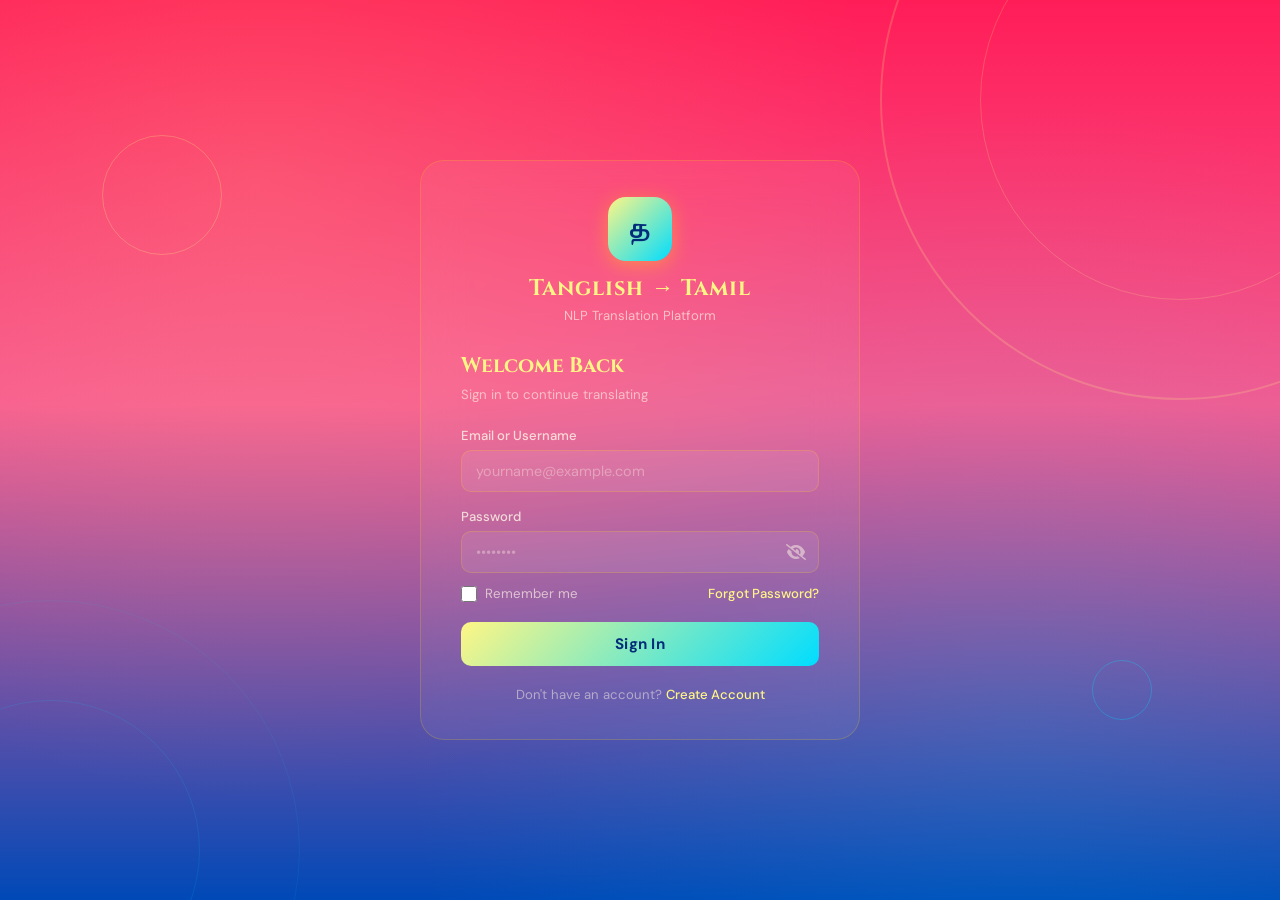
<file: index.html>
<!DOCTYPE html>
<html>
<head>
  <meta charset="UTF-8" />
  <meta http-equiv="refresh" content="0; url=html/login.html" />
  <title>Tamil NLP Assistant</title>
</head>
<body>
  <p>Redirecting to <a href="html/login.html">Login Page</a>...</p>
  <script>
    window.location.href = "html/login.html";
  </script>
</body>
</html>
</file>
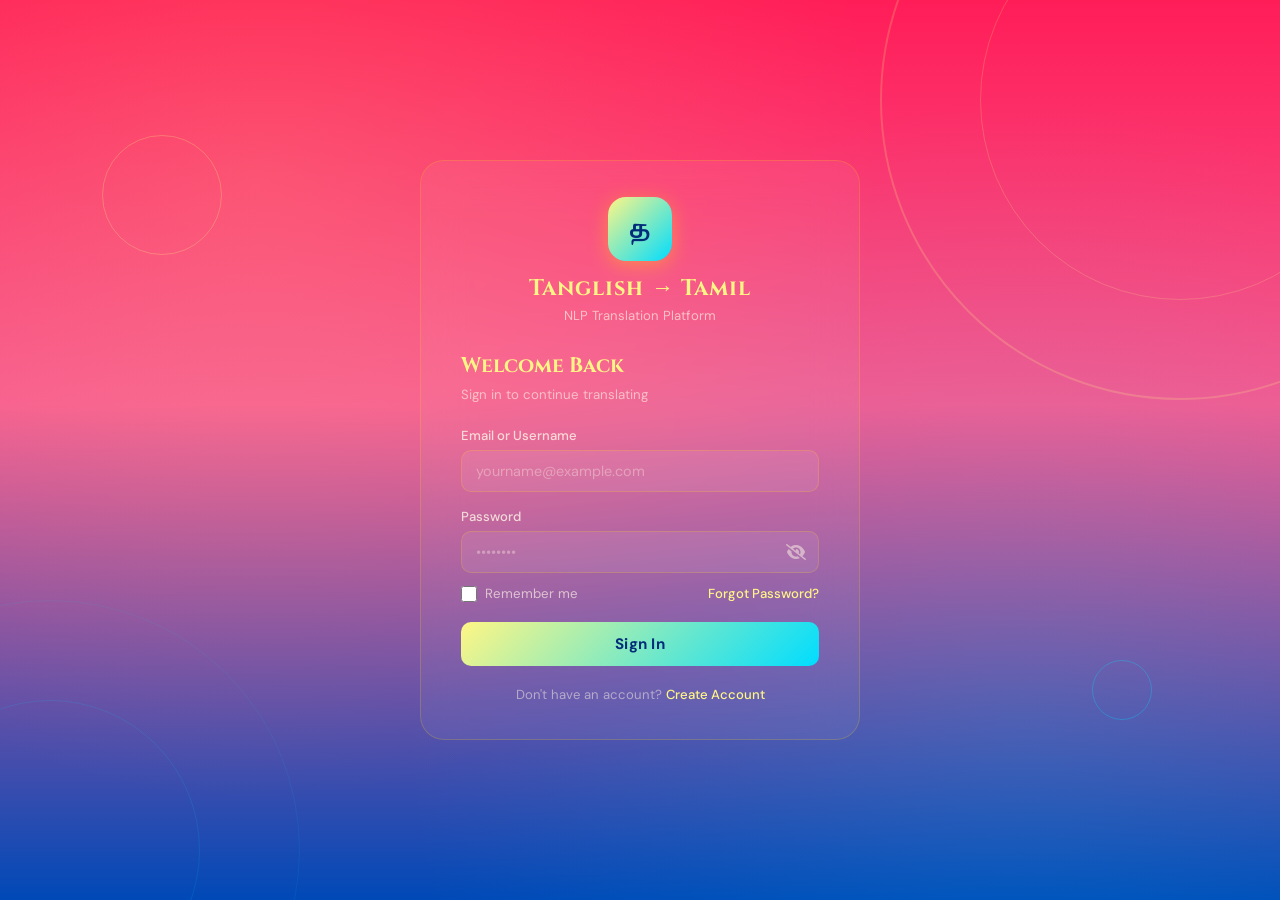
<file: html/children.html>
<!DOCTYPE html>
<html lang="en" data-theme="light">
<head>
  <meta charset="UTF-8" />
  <meta name="viewport" content="width=device-width, initial-scale=1.0" />
  <title>Children Mode — Tamil Learning Assistant</title>
  <link rel="stylesheet" href="https://cdnjs.cloudflare.com/ajax/libs/font-awesome/6.5.0/css/all.min.css"/>
  <link rel="stylesheet" href="../css/main.css" />
  <link rel="stylesheet" href="../css/children.css" />
</head>
<body>
<div class="app-shell active">
  <!-- TOP NAVBAR -->
  <nav class="top-nav">
    <button class="hamburger-btn" onclick="toggleSidebar()"><i class="fa fa-bars"></i></button>
    <a class="nav-brand" href="#">
      <div class="ico">த</div>
      <span>TamilKids</span>
    </a>
    <div class="nav-spacer"></div>
    <div class="nav-actions">
      <div class="kids-stars-counter"><i class="fa fa-star star-spin"></i> <span id="kids-stars">0</span> Stars</div>
      <button class="nav-icon-btn" onclick="window.location='settings.html'"><i class="fa fa-cog"></i></button>
      <div class="avatar-btn" id="nav-avatar" onclick="window.location='profile.html'">A</div>
    </div>
  </nav>
  
  <div class="sidebar-overlay" id="sidebar-overlay" onclick="closeSidebar()"></div>
  <div class="app-body">
    <!-- SIDEBAR -->
    <aside class="sidebar" id="sidebar">
      <div class="sidebar-user">
        <div class="sidebar-avatar" id="sidebar-avatar">A</div>
        <div class="sidebar-user-info">
          <div class="name" id="sidebar-name">Arjun Kumar</div>
          <div class="role">NLP Student</div>
        </div>
      </div>
      <nav class="sidebar-nav">
        <div class="sidebar-section-label">Main</div>
        <a class="nav-item" href="dashboard.html"><i class="fa fa-home"></i> Dashboard</a>
        <a class="nav-item" href="translator.html"><i class="fa fa-language"></i> Translator</a>
        <a class="nav-item" href="history.html"><i class="fa fa-history"></i> History</a>
        <div class="sidebar-section-label" style="margin-top:8px">Account</div>
        <a class="nav-item" href="profile.html"><i class="fa fa-user-circle"></i> Profile</a>
        <a class="nav-item" href="settings.html"><i class="fa fa-cog"></i> Settings</a>
      </nav>
      <div class="sidebar-footer">
        <button class="btn-logout" onclick="doLogout()"><i class="fa fa-sign-out-alt"></i> Logout</button>
      </div>
    </aside>

    <!-- MAIN KIDS CONTENT -->
    <main class="main-content kids-theme">
      
      <!-- HERO BANNER -->
      <div class="kids-hero">
        <div class="kids-hero-left">
          <h2>வணக்கம் குட்டீஸ்! 🌟</h2>
          <p>Welcome to Tamil Kids Paradise! Let's learn Tamil letters, read stories, and play games together!</p>
          <div class="mascot-bubble">
            <span class="bubble-text">Hi! I'm Thambi the Tiger! Click on a letter below to hear its sound! 🐯</span>
          </div>
        </div>
        <div class="kids-mascot">🐯</div>
      </div>

      <!-- MAIN TABS -->
      <div class="kids-tabs">
        <button class="tab-btn active" id="tab-btn-letters" onclick="switchKidsTab('letters')"><i class="fa fa-font"></i> Alphabet Board</button>
        <button class="tab-btn" id="tab-btn-stories" onclick="switchKidsTab('stories')"><i class="fa fa-book-open"></i> Illustrated Stories</button>
        <button class="tab-btn" id="tab-btn-quiz" onclick="switchKidsTab('quiz')"><i class="fa fa-gamepad"></i> Kids Quiz Arena</button>
        <button class="tab-btn" id="tab-btn-dictionary" onclick="switchKidsTab('dictionary')"><i class="fa fa-book"></i> Picture Dictionary</button>
      </div>

      <!-- ALPHABET BOARD -->
      <section id="kids-view-letters" class="kids-view active">
        <h3 class="kids-section-title">உயிரெழுத்துக்கள் (Vowels)</h3>
        <div class="letters-grid" id="vowels-container">
          <!-- Vowels populated dynamically -->
        </div>

        <h3 class="kids-section-title" style="margin-top: 30px;">மெய்யெழுத்துக்கள் (Consonants)</h3>
        <div class="letters-grid" id="consonants-container">
          <!-- Consonants populated dynamically -->
        </div>

        <!-- MODAL CARD POPUP -->
        <div id="letter-popup" class="letter-modal" onclick="closeLetterPopup()">
          <div class="letter-modal-content" onclick="event.stopPropagation()">
            <span class="close-btn" onclick="closeLetterPopup()">&times;</span>
            <div class="modal-big-letter" id="modal-letter">அ</div>
            <div class="modal-tamil-word" id="modal-word">அணில்</div>
            <div class="modal-english-word" id="modal-translation">Squirrel</div>
            <div class="modal-illustration" id="modal-emoji">🐿️</div>
            <button class="btn-play-sound" onclick="speakCurrentLetter()"><i class="fa fa-volume-up"></i> Play Sound</button>
          </div>
        </div>
      </section>

      <!-- STORIES SECTION -->
      <section id="kids-view-stories" class="kids-view">
        <div class="stories-layout">
          <div class="stories-list" id="stories-menu">
            <!-- Stories lists populated dynamically -->
          </div>
          <div class="story-display-card">
            <div class="story-illustration" id="story-pic">🦊</div>
            <h3 id="story-title">Choose a Story!</h3>
            <div class="story-text" id="story-content">
              Select a story from the left list to read and listen to the Tamil narration. Keep leveling up!
            </div>
            <div class="story-actions">
              <button class="kids-action-btn" id="btn-narrate-story" onclick="narrateStory()"><i class="fa fa-volume-up"></i> Listen to Story</button>
              <button class="kids-action-btn outline" onclick="stopStory()"><i class="fa fa-stop"></i> Stop</button>
            </div>
          </div>
        </div>
      </section>

      <!-- QUIZ ARENA -->
      <section id="kids-view-quiz" class="kids-view">
        <div class="quiz-container">
          <div class="quiz-progress-bar">
            <div class="quiz-progress-fill" id="quiz-progress" style="width: 20%"></div>
          </div>
          <div class="quiz-card">
            <div class="quiz-score-header">
              <span>Question <span id="q-num">1</span> of 5</span>
              <span>Score: <span id="quiz-local-score">0</span></span>
            </div>
            <div class="quiz-question-illustration" id="quiz-emoji">❓</div>
            <h3 class="quiz-question" id="quiz-question-text">Identify the correct Tamil word for the illustration below!</h3>
            <div class="quiz-options" id="quiz-options-box">
              <!-- Options populated dynamically -->
            </div>
          </div>
          <div class="quiz-footer" style="display:none" id="quiz-next-footer">
            <button class="kids-action-btn" onclick="nextQuizQuestion()">Next Question <i class="fa fa-arrow-right"></i></button>
          </div>
        </div>
      </section>

      <!-- PICTURE DICTIONARY -->
      <section id="kids-view-dictionary" class="kids-view">
        <h3 class="kids-section-title">Picture Dictionary (பட அகராதி)</h3>
        <div class="dict-controls" style="margin-bottom: 20px; display: flex; gap: 10px; flex-wrap: wrap;">
          <button class="kids-action-btn" id="dict-cat-animals" onclick="filterDictCategory('animals')">🐯 Animals</button>
          <button class="kids-action-btn outline" id="dict-cat-fruits" onclick="filterDictCategory('fruits')">🍇 Fruits</button>
          <button class="kids-action-btn outline" id="dict-cat-colors" onclick="filterDictCategory('colors')">🎨 Colors</button>
          <button class="kids-action-btn outline" id="dict-cat-numbers" onclick="filterDictCategory('numbers')">🔢 Numbers</button>
        </div>
        <div class="dict-grid" id="dict-container">
          <!-- Populated dynamically -->
        </div>
      </section>

    </main>
  </div>
</div>

<div class="toast-container" id="toast-container"></div>
<script src="../js/app.js"></script>
<script src="../js/children.js"></script>
<script src="../js/voice.js"></script>
</body>
</html>
</file>
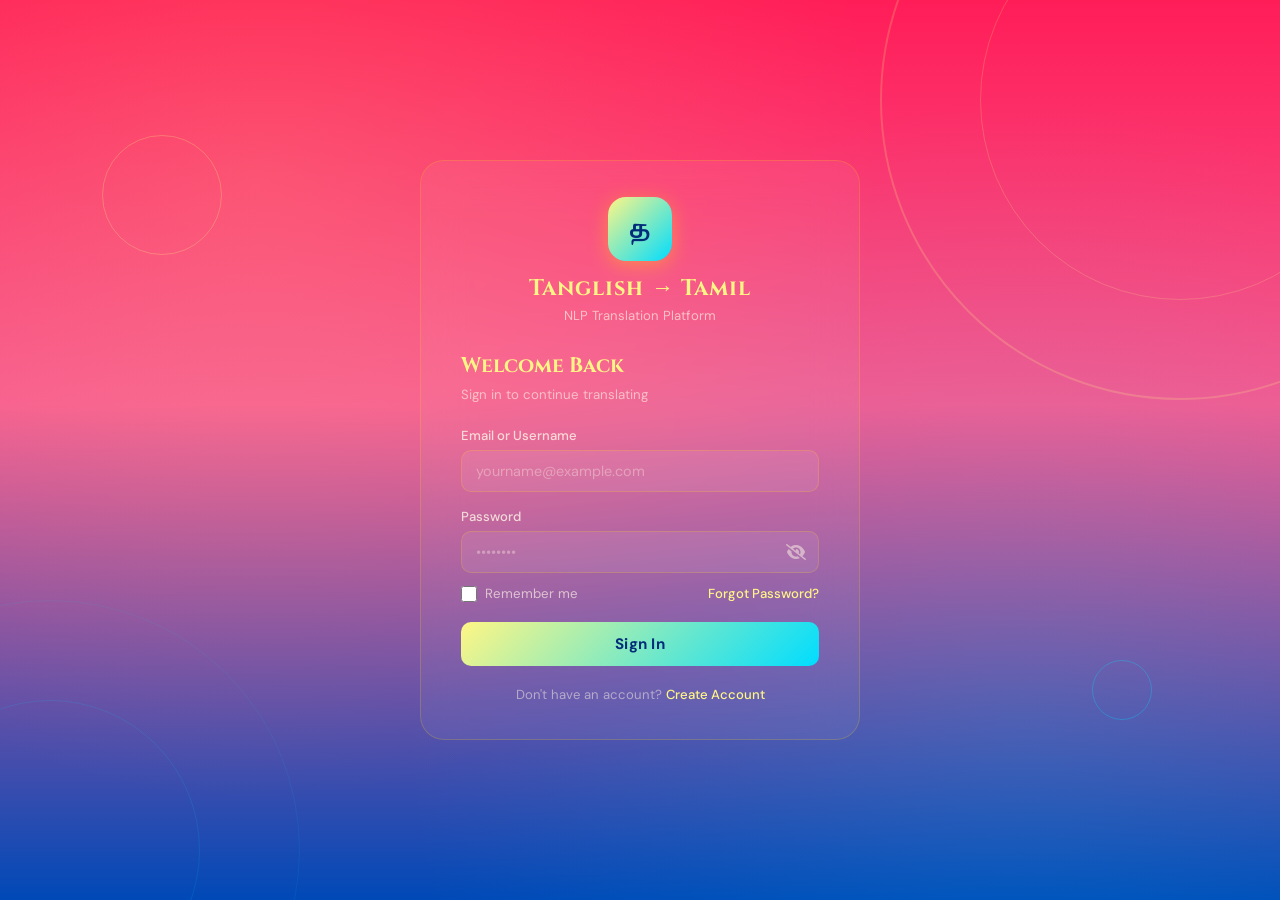
<file: html/dashboard.html>
<!DOCTYPE html>
<html lang="en" data-theme="light">
<head>
  <meta charset="UTF-8" />
  <meta name="viewport" content="width=device-width, initial-scale=1.0" />
  <title>Dashboard — Tanglish Tamil Translator</title>
  <link rel="stylesheet" href="https://cdnjs.cloudflare.com/ajax/libs/font-awesome/6.5.0/css/all.min.css"/>
  <link rel="stylesheet" href="../css/main.css" />
  <link rel="stylesheet" href="../css/dashboard.css" />

</head>
<body>

<!-- APP SHELL -->
<div class="app-shell active" id="app-shell">

  <!-- TOP NAVBAR -->
  <nav class="top-nav">
    <button class="hamburger-btn" onclick="toggleSidebar()"><i class="fa fa-bars"></i></button>
    <a class="nav-brand" href="#">
      <div class="ico">த</div>
      <span>TamilNLP</span>
    </a>
    <div class="nav-spacer"></div>
    <div class="nav-actions">
      <button class="nav-icon-btn" title="Notifications"><i class="fa fa-bell"></i></button>
      <button class="nav-icon-btn" title="Help"><i class="fa fa-question-circle"></i></button>
      <div class="avatar-btn" id="nav-avatar" onclick="window.location='profile.html'" title="Profile">A</div>
    </div>
  </nav>

  <!-- SIDEBAR OVERLAY -->
  <div class="sidebar-overlay" id="sidebar-overlay" onclick="closeSidebar()"></div>

  <div class="app-body">
    <!-- SIDEBAR -->
    <aside class="sidebar" id="sidebar">
      <div class="sidebar-user">
        <div class="sidebar-avatar" id="sidebar-avatar">A</div>
        <div class="sidebar-user-info">
          <div class="name" id="sidebar-name">Arjun Kumar</div>
          <div class="role">NLP Student</div>
        </div>
      </div>
      <nav class="sidebar-nav">
        <div class="sidebar-section-label">Main</div>
        <a class="nav-item active" href="dashboard.html"><i class="fa fa-home"></i> Dashboard</a>
        <a class="nav-item" href="translator.html"><i class="fa fa-language"></i> Translator <span class="badge-pill">NLP</span></a>
        <a class="nav-item" href="history.html"><i class="fa fa-history"></i> History</a>
        <div class="sidebar-section-label" style="margin-top:8px">Account</div>
        <a class="nav-item" href="profile.html"><i class="fa fa-user-circle"></i> Profile</a>
        <a class="nav-item" href="settings.html"><i class="fa fa-cog"></i> Settings</a>
      </nav>
      <div class="sidebar-footer">
        <button class="btn-logout" onclick="doLogout()"><i class="fa fa-sign-out-alt"></i> Logout</button>
      </div>
    </aside>

    <!-- MAIN CONTENT -->
    <main class="main-content">

      <!-- WELCOME BANNER -->
      <div class="welcome-banner">
        <div class="welcome-text">
          <h3>வணக்கம், <span id="welcome-name">Arjun</span>! 🙏</h3>
          <p>Translate your Tanglish text to beautiful Tamil Unicode and boost your Tamil learning</p>
        </div>
        <div class="welcome-icon">🎓</div>
      </div>

      <!-- DAILY STREAK CARD -->
      <div class="stats-row" style="margin-bottom: 24px;">
        <div class="stat-card">
          <div class="stat-icon gold" style="background: rgba(255,215,0,0.15); color: #e67e22"><i class="fa fa-fire"></i></div>
          <div>
            <div class="stat-num" id="dash-streak">1</div>
            <div class="stat-label">Daily Streak (Days)</div>
          </div>
        </div>
      </div>

      <!-- STATS -->
      <div class="stats-row">
        <div class="stat-card">
          <div class="stat-icon maroon"><i class="fa fa-language"></i></div>
          <div><div class="stat-num" id="stat-total">0</div><div class="stat-label">Total Translations</div></div>
        </div>
        <div class="stat-card">
          <div class="stat-icon gold"><i class="fa fa-calendar-check"></i></div>
          <div><div class="stat-num" id="stat-today">0</div><div class="stat-label">Today's Translations</div></div>
        </div>
        <div class="stat-card">
          <div class="stat-icon green"><i class="fa fa-check-circle"></i></div>
          <div><div class="stat-num">98%</div><div class="stat-label">Accuracy Rate</div></div>
        </div>
        <div class="stat-card">
          <div class="stat-icon blue"><i class="fa fa-clock"></i></div>
          <div><div class="stat-num" id="stat-last">–</div><div class="stat-label">Last Login</div></div>
        </div>
      </div>

      <!-- QUICK TRANSLATOR -->
      <div class="translator-card">
        <div class="translator-header">
          <h3><i class="fa fa-magic" style="margin-right:8px"></i>Quick Translate</h3>
          <span class="badge">Powered by Indic NLP</span>
        </div>
        <div class="translator-body">
          <div class="translator-panels">
            <!-- INPUT PANEL -->
            <div>
              <div class="panel-label"><span class="dot"></span> Tanglish Input</div>
              <div class="panel-relative">
                <textarea class="trans-input" id="tanglish-input"
                  placeholder="Type Tanglish here...&#10;e.g. Vanakkam, eppadi irukkinga?"
                  oninput="updateChar()"></textarea>
                <div class="loading-overlay" id="loading-overlay">
                  <div class="loading-spinner"></div>
                  <span>Translating...</span>
                </div>
              </div>
              <div class="char-count"><span id="char-count">0</span>/500</div>
              <div class="quick-phrases">
                <div class="quick-chip" onclick="setInput('Vanakkam')">Vanakkam</div>
                <div class="quick-chip" onclick="setInput('Eppadi irukkinga')">Eppadi irukkinga</div>
                <div class="quick-chip" onclick="setInput('Nandri')">Nandri</div>
                <div class="quick-chip" onclick="setInput('Romba nandri')">Romba nandri</div>
                <div class="quick-chip" onclick="setInput('En peyar Arjun')">En peyar Arjun</div>
              </div>
            </div>

            <!-- ARROW + TRANSLATE BUTTON -->
            <div class="panel-arrow">
              <span class="arrow-icon">⟶</span>
              <button class="btn-translate" onclick="doTranslate()">
                <i class="fa fa-exchange-alt" style="margin-right:4px"></i> Translate
              </button>
              <span class="arrow-icon">⟶</span>
            </div>

            <!-- OUTPUT PANEL -->
            <div>
              <div class="panel-label"><span class="dot gold"></span> Tamil Output</div>
              <textarea class="trans-input tamil-output" id="tamil-output"
                placeholder="தமிழ் மொழிபெயர்ப்பு இங்கே தோன்றும்..." readonly></textarea>
              <div class="panel-actions">
                <button class="btn-action gold" onclick="copyOutput()"><i class="fa fa-copy"></i> Copy</button>
                <button class="btn-action" onclick="clearAll()"><i class="fa fa-trash"></i> Clear</button>
                <button class="btn-action" onclick="speakOutput()"><i class="fa fa-volume-up"></i> Speak</button>
                <button class="btn-action" id="btn-fav" onclick="toggleFavoriteCurrent()"><i class="fa-regular fa-star"></i> Star</button>
              </div>
            </div>
          </div>
          <div class="tamil-divider" style="margin-top:16px">• • •</div>
        </div>
      </div>

      <!-- MAIN SPLIT ROW: HISTORY & GAMIFICATION -->
      <div style="display: grid; grid-template-columns: 1.8fr 1fr; gap: 20px; margin-top: 24px; align-items: start;">
        <!-- RECENT HISTORY -->
        <div class="history-card" style="margin-bottom: 0">
          <div class="history-header">
            <h4><i class="fa fa-history" style="margin-right:8px"></i>Recent Translations</h4>
            <a href="history.html" class="btn-action">View All <i class="fa fa-arrow-right" style="margin-left:4px"></i></a>
          </div>
          <div id="dashboard-history-body">
            <div class="empty-history">
              <i class="fa fa-language"></i>
              <p>No translations yet. Try translating something!</p>
            </div>
          </div>
        </div>

        <!-- GAMIFICATION & MISSIONS -->
        <div style="display: flex; flex-direction: column; gap: 20px;">
          <!-- SAVED VOCABULARY CARD -->
          <div class="history-card" style="margin-bottom:0">
            <div class="history-header">
              <h4><i class="fa fa-star" style="color:#f1c40f"></i> Saved Vocabulary</h4>
            </div>
            <div id="dashboard-favorites-body" style="padding: 16px; display: flex; flex-direction: column; gap: 10px; max-height: 250px; overflow-y: auto;">
              <div class="empty-history" style="padding: 10px 0;">
                <p style="font-size:0.8rem">Star translations to save them here for practice.</p>
              </div>
            </div>
          </div>

          <!-- DAILY MISSIONS CARD -->
          <div class="history-card" style="margin-bottom:0">
            <div class="history-header">
              <h4><i class="fa fa-tasks" style="color:var(--maroon)"></i> Daily Missions</h4>
            </div>
            <div style="display:flex; flex-direction:column; gap:12px; padding:8px 0">
              <div style="display:flex; align-items:center; gap:10px; font-size:0.85rem">
                <i class="fa fa-check-circle" style="color:#2ecc71; font-size:1.1rem"></i>
                <span style="text-decoration:line-through; color:var(--text-muted)">Login to Assistant</span>
              </div>
              <div style="display:flex; align-items:center; gap:10px; font-size:0.85rem">
                <i class="fa fa-circle-notch" style="color:var(--gold-dark); font-size:1.1rem"></i>
                <span>Complete a Kids Quiz</span>
              </div>
              <div style="display:flex; align-items:center; gap:10px; font-size:0.85rem">
                <i class="fa fa-circle-notch" style="color:var(--gold-dark); font-size:1.1rem"></i>
                <span>Use accessibility keyboard</span>
              </div>
            </div>
          </div>
        </div>
      </div>

    </main>
  </div>
</div>

<div class="toast-container" id="toast-container"></div>

<script src="../js/app.js"></script>
<script src="../js/translator.js"></script>
<script src="../js/voice.js"></script>
<script>
  // Sync dashboard gamification data on load
  document.addEventListener('DOMContentLoaded', () => {
    const session = getSession();
    if (!session) return;
    
    // Welcome message
    const wName = document.getElementById('welcome-name');
    if (wName) wName.textContent = session.name.split(' ')[0];

    const streakVal = parseInt(localStorage.getItem('tnlp_streak_' + session.username) || '1');
    
    // Update labels
    const streakEl = document.getElementById('dash-streak');
    if (streakEl) streakEl.textContent = streakVal;
  });
</script>
</body>
</html>
</file>
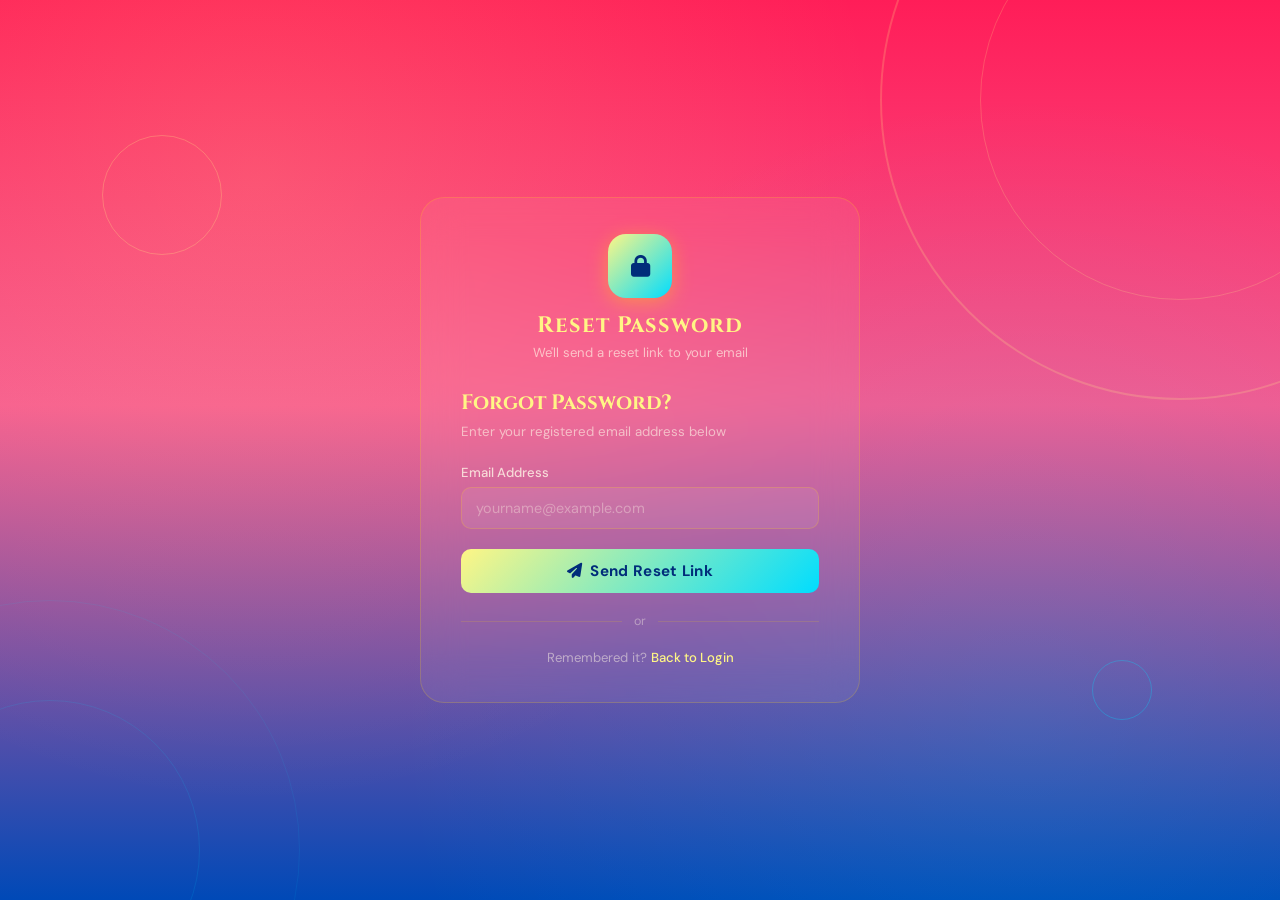
<file: html/forgot_password.html>
<!DOCTYPE html>
<html lang="en">
<head>
  <meta charset="UTF-8" />
  <meta name="viewport" content="width=device-width, initial-scale=1.0" />
  <title>Forgot Password — Tanglish Tamil Translator</title>
  <link rel="stylesheet" href="https://cdnjs.cloudflare.com/ajax/libs/font-awesome/6.5.0/css/all.min.css"/>
  <link rel="stylesheet" href="../css/main.css" />
  <link rel="stylesheet" href="../css/auth.css" />

</head>
<body>

<div class="page auth-page active">
  <div class="kolam-deco"></div><div class="kolam-deco"></div>
  <div class="kolam-deco"></div><div class="kolam-deco"></div>
  <div class="kolam-deco"></div><div class="kolam-deco"></div>

  <div class="auth-card">
    <div class="auth-brand">
      <div class="brand-icon" style="font-size:22px"><i class="fa fa-lock"></i></div>
      <h1>Reset Password</h1>
      <p>We'll send a reset link to your email</p>
    </div>

    <h2>Forgot Password?</h2>
    <p class="subtitle">Enter your registered email address below</p>

    <form onsubmit="event.preventDefault(); doForgot();">
      <div style="margin-bottom:20px">
        <label class="form-label">Email Address</label>
        <input type="email" class="form-control" id="forgot-email" placeholder="yourname@example.com" />
        <div class="field-error" id="err-forgot-email">Please enter a valid email</div>
      </div>

      <button type="submit" class="btn-primary-auth">
        <i class="fa fa-paper-plane" style="margin-right:8px"></i>Send Reset Link
      </button>
    </form>

    <div class="auth-divider"><span>or</span></div>

    <div class="auth-footer">
      Remembered it? <a href="login.html" class="auth-link">Back to Login</a>
    </div>
  </div>
</div>

<div class="toast-container" id="toast-container"></div>

<script src="../js/auth.js"></script>
<script src="../js/app.js"></script>
</body>
</html>
</file>
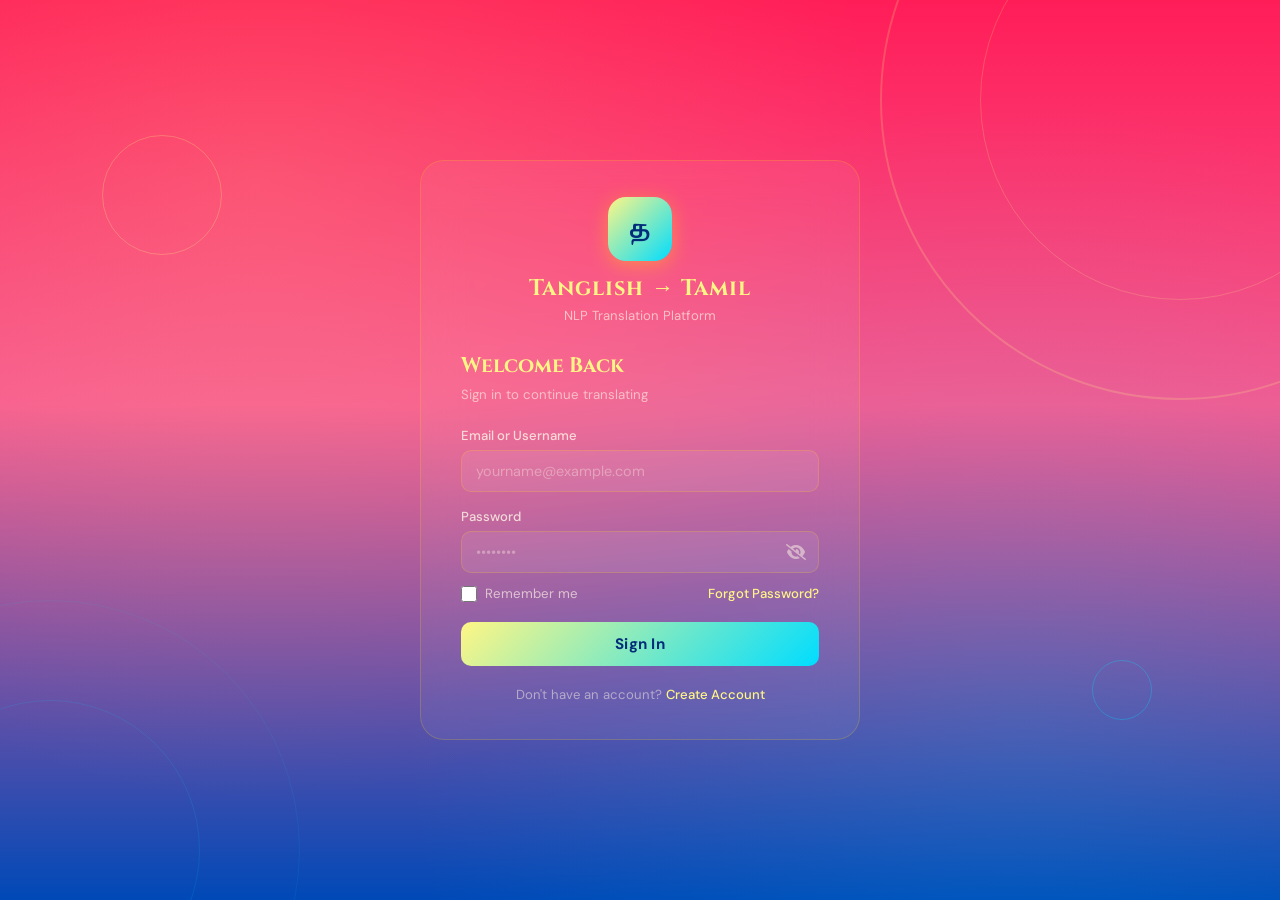
<file: html/history.html>
<!DOCTYPE html>
<html lang="en" data-theme="light">
<head>
  <meta charset="UTF-8" />
  <meta name="viewport" content="width=device-width, initial-scale=1.0" />
  <title>History — Tanglish Tamil Translator</title>
  <link rel="stylesheet" href="https://cdnjs.cloudflare.com/ajax/libs/font-awesome/6.5.0/css/all.min.css"/>
  <link rel="stylesheet" href="../css/main.css" />
  <link rel="stylesheet" href="../css/dashboard.css" />

</head>
<body>
<div class="app-shell active">
  <nav class="top-nav">
    <button class="hamburger-btn" onclick="toggleSidebar()"><i class="fa fa-bars"></i></button>
    <a class="nav-brand" href="#"><div class="ico">த</div><span>TamilNLP</span></a>
    <div class="nav-spacer"></div>
    <div class="nav-actions">
      <button class="nav-icon-btn"><i class="fa fa-bell"></i></button>
      <div class="avatar-btn" id="nav-avatar" onclick="window.location='profile.html'">A</div>
    </div>
  </nav>
  <div class="sidebar-overlay" id="sidebar-overlay" onclick="closeSidebar()"></div>
  <div class="app-body">
    <aside class="sidebar" id="sidebar">
      <div class="sidebar-user">
        <div class="sidebar-avatar" id="sidebar-avatar">A</div>
        <div class="sidebar-user-info">
          <div class="name" id="sidebar-name">Arjun Kumar</div>
          <div class="role">NLP Student</div>
        </div>
      </div>
      <nav class="sidebar-nav">
        <div class="sidebar-section-label">Main</div>
        <a class="nav-item" href="dashboard.html"><i class="fa fa-home"></i> Dashboard</a>
        <a class="nav-item" href="translator.html"><i class="fa fa-language"></i> Translator <span class="badge-pill">NLP</span></a>
        <a class="nav-item active" href="history.html"><i class="fa fa-history"></i> History</a>
        <div class="sidebar-section-label" style="margin-top:8px">Account</div>
        <a class="nav-item" href="profile.html"><i class="fa fa-user-circle"></i> Profile</a>
        <a class="nav-item" href="settings.html"><i class="fa fa-cog"></i> Settings</a>
      </nav>
      <div class="sidebar-footer">
        <button class="btn-logout" onclick="doLogout()"><i class="fa fa-sign-out-alt"></i> Logout</button>
      </div>
    </aside>
    <main class="main-content">
      <div class="page-header">
        <h2><i class="fa fa-history" style="margin-right:8px"></i>Translation History</h2>
        <p>All your past translations are stored here for reference</p>
      </div>
      <div class="history-card">
        <div class="history-header">
          <h4>All Translations</h4>
          <button class="btn-action" style="color:#e74c3c; border-color:#e74c3c" onclick="clearHistory()">
            <i class="fa fa-trash"></i> Clear All
          </button>
        </div>
        <div id="history-full-body">
          <div class="empty-history">
            <i class="fa fa-language"></i>
            <p>Your translation history will appear here</p>
          </div>
        </div>
      </div>
    </main>
  </div>
</div>
<div class="toast-container" id="toast-container"></div>
<script src="../js/app.js"></script>
<script src="../js/translator.js"></script>
<script src="../js/voice.js"></script>
<script>
  document.addEventListener('DOMContentLoaded', async () => {
    const session = JSON.parse(localStorage.getItem('tnlp_session') || '{}');
    if (!session.username) return;
    
    const API_BASE = `http://${window.location.hostname || 'localhost'}:5000`;
    try {
      const res = await fetch(`${API_BASE}/api/history?username=` + session.username);
      if (!res.ok) return;
      const hist = await res.json();
      const el = document.getElementById('history-full-body');
      if (!hist.length) return;
      el.innerHTML = `<table class="history-table">
        <thead><tr><th>#</th><th>Tanglish Input</th><th>Tamil Output</th><th>Time</th></tr></thead>
        <tbody>${hist.map((h,i) => `<tr>
          <td style="color:var(--text-muted);font-size:0.78rem">${i+1}</td>
          <td>${h.input}</td>
          <td class="tamil-cell">${h.output}</td>
          <td class="time-cell">${new Date(h.ts).toLocaleString()}</td>
        </tr>`).join('')}</tbody></table>`;
    } catch (err) {
      console.error('Failed to load history:', err);
    }
  });
</script>
</body>
</html>
</file>
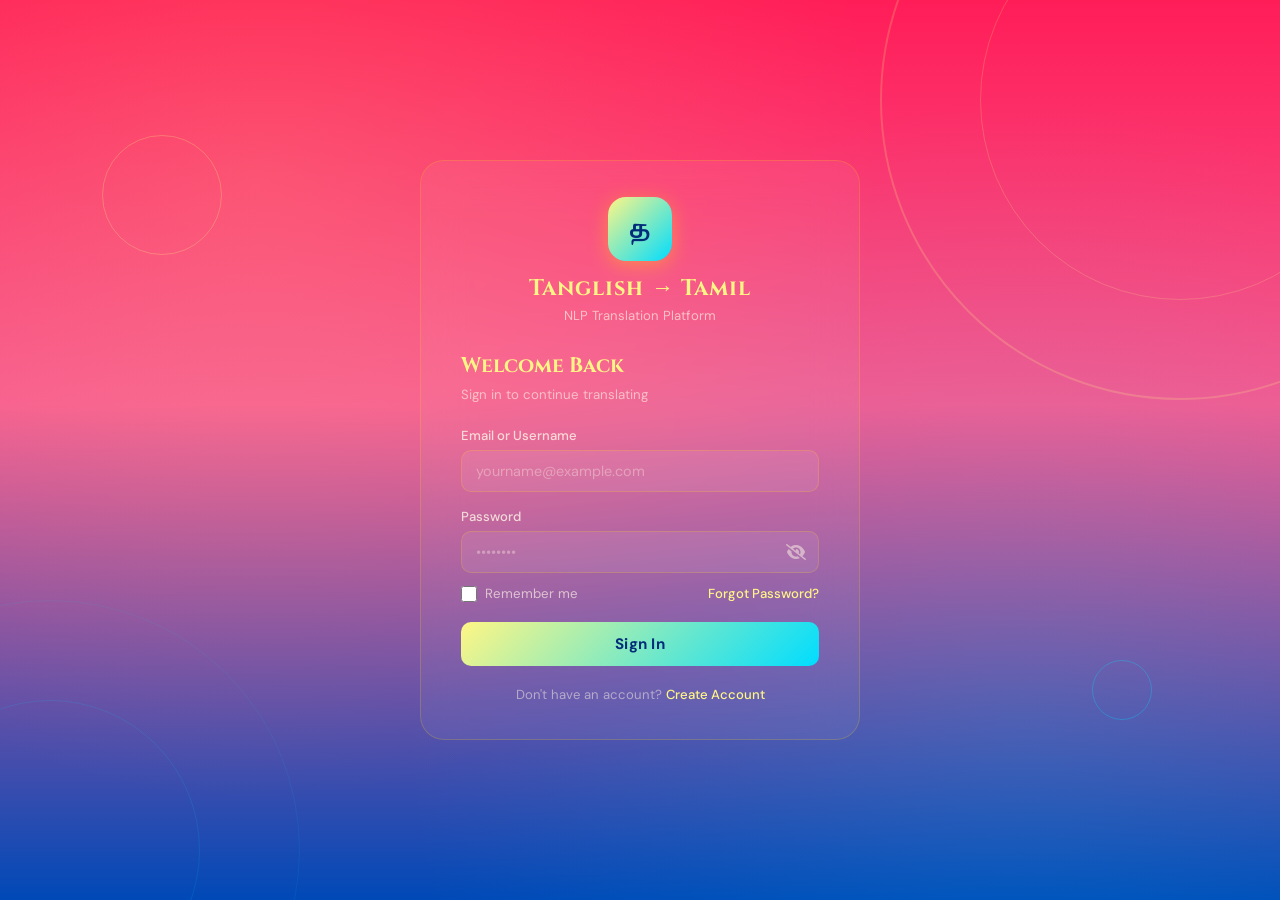
<file: html/login.html>
<!DOCTYPE html>
<html lang="en">
<head>
  <meta charset="UTF-8" />
  <meta name="viewport" content="width=device-width, initial-scale=1.0" />
  <title>Login — Tanglish Tamil Translator</title>
  <link rel="stylesheet" href="https://cdnjs.cloudflare.com/ajax/libs/font-awesome/6.5.0/css/all.min.css"/>
  <link rel="stylesheet" href="../css/main.css" />
  <link rel="stylesheet" href="../css/auth.css" />

</head>
<body>

<div class="page auth-page active" id="page-login">
  <!-- Kolam decorative rings -->
  <div class="kolam-deco"></div>
  <div class="kolam-deco"></div>
  <div class="kolam-deco"></div>
  <div class="kolam-deco"></div>
  <div class="kolam-deco"></div>
  <div class="kolam-deco"></div>

  <div class="auth-card">
    <!-- Brand -->
    <div class="auth-brand">
      <div class="brand-icon">த</div>
      <h1>Tanglish → Tamil</h1>
      <p>NLP Translation Platform</p>
    </div>

    <h2>Welcome Back</h2>
    <p class="subtitle">Sign in to continue translating</p>

    <form onsubmit="event.preventDefault(); doLogin();">
      <!-- Email / Username -->
      <div style="margin-bottom:16px">
        <label class="form-label">Email or Username</label>
        <input type="text" class="form-control" id="login-user" placeholder="yourname@example.com" />
        <div class="field-error" id="err-login-user">Please enter your email or username</div>
      </div>

      <!-- Password -->
      <div style="margin-bottom:12px">
        <label class="form-label">Password</label>
        <div class="input-group">
          <input type="password" class="form-control" id="login-pass" placeholder="••••••••" />
          <span class="input-group-text" onclick="togglePass('login-pass', this)">
            <i class="fa fa-eye-slash"></i>
          </span>
        </div>
        <div class="field-error" id="err-login-pass">Please enter your password</div>
      </div>

      <!-- Remember / Forgot -->
      <div style="display:flex; justify-content:space-between; align-items:center; margin-bottom:20px">
        <div class="form-check">
          <input class="form-check-input" type="checkbox" id="remember-me" />
          <label class="form-check-label" for="remember-me">Remember me</label>
        </div>
        <a href="forgot_password.html" class="auth-link" style="font-size:0.82rem">Forgot Password?</a>
      </div>

      <button type="submit" class="btn-primary-auth">Sign In</button>
    </form>

    <div class="auth-footer">
      Don't have an account?
      <a href="signup.html" class="auth-link">Create Account</a>
    </div>
  </div>
</div>

<div class="toast-container" id="toast-container"></div>

<script src="../js/auth.js"></script>
<script src="../js/app.js"></script>
</body>
</html>
</file>
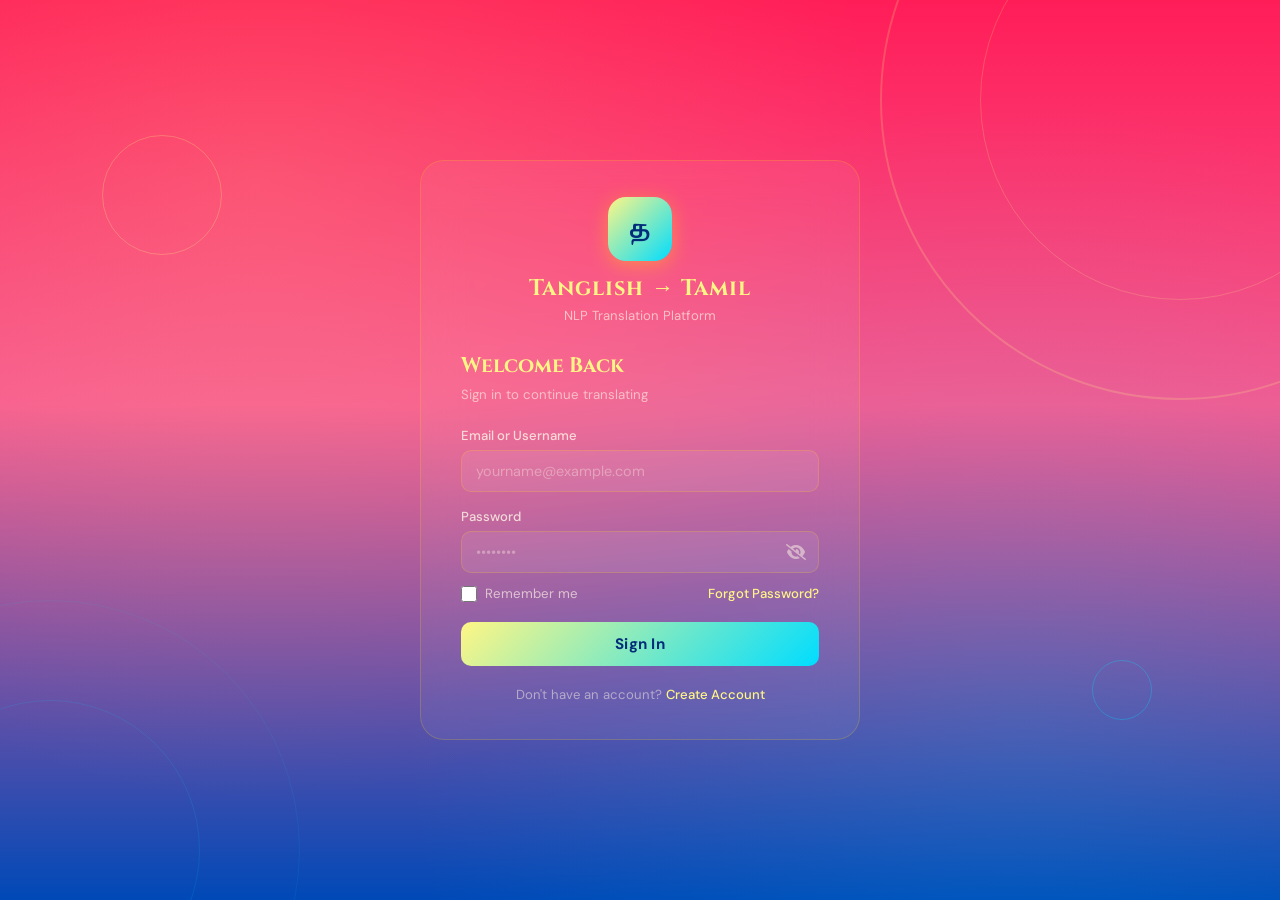
<file: html/profile.html>
<!DOCTYPE html>
<html lang="en" data-theme="light">
<head>
  <meta charset="UTF-8" />
  <meta name="viewport" content="width=device-width, initial-scale=1.0" />
  <title>Profile — Tanglish Tamil Translator</title>
  <link rel="stylesheet" href="https://cdnjs.cloudflare.com/ajax/libs/font-awesome/6.5.0/css/all.min.css"/>
  <link rel="stylesheet" href="../css/main.css" />
  <link rel="stylesheet" href="../css/profile.css" />
  <style>

    .row3 { display:grid; grid-template-columns:1fr 1fr 1fr; gap:16px; }
    @media(max-width:768px){ .row3 { grid-template-columns:1fr; } }
    .row2 { display:grid; grid-template-columns:1fr 1fr; gap:16px; }
    @media(max-width:600px){ .row2 { grid-template-columns:1fr; } }
  </style>
</head>
<body>
<div class="app-shell active">
  <nav class="top-nav">
    <button class="hamburger-btn" onclick="toggleSidebar()"><i class="fa fa-bars"></i></button>
    <a class="nav-brand" href="#"><div class="ico">த</div><span>TamilNLP</span></a>
    <div class="nav-spacer"></div>
    <div class="nav-actions">
      <button class="nav-icon-btn"><i class="fa fa-bell"></i></button>
      <div class="avatar-btn" id="nav-avatar">A</div>
    </div>
  </nav>
  <div class="sidebar-overlay" id="sidebar-overlay" onclick="closeSidebar()"></div>
  <div class="app-body">
    <aside class="sidebar" id="sidebar">
      <div class="sidebar-user">
        <div class="sidebar-avatar" id="sidebar-avatar">A</div>
        <div class="sidebar-user-info">
          <div class="name" id="sidebar-name">Arjun Kumar</div>
          <div class="role">NLP Student</div>
        </div>
      </div>
      <nav class="sidebar-nav">
        <div class="sidebar-section-label">Main</div>
        <a class="nav-item" href="dashboard.html"><i class="fa fa-home"></i> Dashboard</a>
        <a class="nav-item" href="translator.html"><i class="fa fa-language"></i> Translator <span class="badge-pill">NLP</span></a>
        <a class="nav-item" href="history.html"><i class="fa fa-history"></i> History</a>
        <div class="sidebar-section-label" style="margin-top:8px">Account</div>
        <a class="nav-item active" href="profile.html"><i class="fa fa-user-circle"></i> Profile</a>
        <a class="nav-item" href="settings.html"><i class="fa fa-cog"></i> Settings</a>
      </nav>
      <div class="sidebar-footer">
        <button class="btn-logout" onclick="doLogout()"><i class="fa fa-sign-out-alt"></i> Logout</button>
      </div>
    </aside>
    <main class="main-content">
      <div class="page-header">
        <h2><i class="fa fa-user" style="margin-right:8px"></i>My Profile</h2>
        <p>Manage your account information and preferences</p>
      </div>

      <!-- PROFILE HEADER -->
      <div class="profile-header-card">
        <div class="profile-pic-wrap">
          <div class="profile-pic" id="profile-pic-display" onclick="document.getElementById('pic-upload').click()">
            <span id="profile-initials">A</span>
          </div>
          <div class="pic-upload-badge" onclick="document.getElementById('pic-upload').click()">
            <i class="fa fa-camera"></i>
          </div>
          <input type="file" id="pic-upload" accept="image/*" style="display:none" onchange="handlePicUpload(event)" />
        </div>
        <div>
          <div class="profile-name" id="profile-display-name">Arjun Kumar</div>
          <div class="profile-meta" id="profile-display-email">arjun@example.com</div>
          <div class="profile-meta" id="profile-display-college">Sri Eshwar College of Engineering</div>
          <div class="profile-badges">
            <span class="pbadge"><i class="fa fa-graduation-cap" style="margin-right:4px"></i>Student</span>
            <span class="pbadge"><i class="fa fa-fire" style="margin-right:4px"></i>Day <span id="profile-streak-badge">1</span> Streak</span>
            <span class="pbadge"><i class="fa fa-star" style="margin-right:4px"></i><span id="profile-stars-badge">0</span> Kids Stars</span>
          </div>
        </div>
      </div>

      <!-- ACHIEVEMENTS CARD -->
      <div class="form-section">
        <div class="form-section-header">
          <i class="fa fa-award"></i><h4>Unlocked Achievements &amp; Badges</h4>
        </div>
        <div class="form-section-body">
          <!-- BADGES SHOWCASE -->
          <div style="margin-top:24px">
            <h5 style="font-family:'Cinzel',serif; color:var(--maroon); margin-bottom:12px; font-size:0.95rem">Unlocked Badges</h5>
            <div style="display:grid; grid-template-columns:repeat(auto-fit, minmax(130px, 1fr)); gap:12px">
              <!-- Streak Badge -->
              <div class="stat-card badge-item locked" id="badge-streak_starter" style="padding:12px; display:flex; flex-direction:column; text-align:center; gap:6px; justify-content:center; align-items:center">
                <div style="font-size:2.2rem" class="badge-icon">🔥</div>
                <h5 style="font-size:0.8rem; font-weight:800; margin:0">Streak Starter</h5>
                <span style="font-size:0.65rem; color:var(--text-muted)">Log in 1 day</span>
              </div>
              <!-- Kids Badge -->
              <div class="stat-card badge-item locked" id="badge-kids_champion" style="padding:12px; display:flex; flex-direction:column; text-align:center; gap:6px; justify-content:center; align-items:center">
                <div style="font-size:2.2rem" class="badge-icon">🏆</div>
                <h5 style="font-size:0.8rem; font-weight:800; margin:0">Kids Champion</h5>
                <span style="font-size:0.65rem; color:var(--text-muted)">100% in Kids Quiz</span>
              </div>
              <!-- Voice Badge -->
              <div class="stat-card badge-item locked" id="badge-voice_commander" style="padding:12px; display:flex; flex-direction:column; text-align:center; gap:6px; justify-content:center; align-items:center">
                <div style="font-size:2.2rem" class="badge-icon">🗣️</div>
                <h5 style="font-size:0.8rem; font-weight:800; margin:0">Voice Commander</h5>
                <span style="font-size:0.65rem; color:var(--text-muted)">Use Voice Command</span>
              </div>
              <!-- Gesture Badge -->
              <div class="stat-card badge-item locked" id="badge-gesture_typer" style="padding:12px; display:flex; flex-direction:column; text-align:center; gap:6px; justify-content:center; align-items:center">
                <div style="font-size:2.2rem" class="badge-icon">⌨️</div>
                <h5 style="font-size:0.8rem; font-weight:800; margin:0">Accessibility Hero</h5>
                <span style="font-size:0.65rem; color:var(--text-muted)">Open Gesture KB</span>
              </div>
            </div>
          </div>
        </div>
      </div>

      <!-- EDIT PROFILE FORM -->
      <div class="form-section">
        <div class="form-section-header">
          <i class="fa fa-edit"></i><h4>Edit Profile</h4>
        </div>
        <div class="form-section-body">
          <div class="row2" style="margin-bottom:16px">
            <div>
              <label class="app-form-label">Full Name</label>
              <input type="text" class="app-form-control" id="prof-name" value="Arjun Kumar" />
            </div>
            <div>
              <label class="app-form-label">Username</label>
              <input type="text" class="app-form-control" id="prof-uname" value="arjun_k" />
            </div>
            <div>
              <label class="app-form-label">Email Address</label>
              <input type="email" class="app-form-control" id="prof-email" value="arjun@example.com" />
            </div>
            <div>
              <label class="app-form-label">Mobile Number</label>
              <input type="tel" class="app-form-control" id="prof-mobile" placeholder="+91 98765 43210" />
            </div>
            <div>
              <label class="app-form-label">College / School Name</label>
              <input type="text" class="app-form-control" id="prof-college" value="Sri Eshwar College of Engineering" />
            </div>
            <div>
              <label class="app-form-label">Course / Department</label>
              <input type="text" class="app-form-control" id="prof-course" value="B.E. Computer Science" />
            </div>
          </div>
          <div style="display:flex; gap:12px; flex-wrap:wrap">
            <button class="btn-maroon" onclick="saveProfile()"><i class="fa fa-save" style="margin-right:6px"></i>Save Changes</button>
            <button class="btn-outline-maroon" onclick="document.getElementById('prof-name').focus()"><i class="fa fa-edit" style="margin-right:6px"></i>Edit</button>
          </div>
        </div>
      </div>

      <!-- CHANGE PASSWORD -->
      <div class="form-section">
        <div class="form-section-header">
          <i class="fa fa-lock"></i><h4>Change Password</h4>
        </div>
        <div class="form-section-body">
          <div class="row3" style="margin-bottom:16px">
            <div>
              <label class="app-form-label">Current Password</label>
              <input type="password" class="app-form-control" placeholder="••••••••" />
            </div>
            <div>
              <label class="app-form-label">New Password</label>
              <input type="password" class="app-form-control" placeholder="••••••••" />
            </div>
            <div>
              <label class="app-form-label">Confirm New Password</label>
              <input type="password" class="app-form-control" placeholder="••••••••" />
            </div>
          </div>
          <button class="btn-maroon" onclick="showToast('Password updated successfully!','success')">
            <i class="fa fa-key" style="margin-right:6px"></i>Update Password
          </button>
        </div>
      </div>

      <!-- STATS -->
      <div class="form-section">
        <div class="form-section-header">
          <i class="fa fa-chart-bar"></i><h4>Translation Statistics</h4>
        </div>
        <div class="form-section-body">
          <div class="stats-row" style="margin-bottom:0">
            <div class="stat-card">
              <div class="stat-icon maroon"><i class="fa fa-language"></i></div>
              <div><div class="stat-num" id="stat-total-p">0</div><div class="stat-label">Total Translations</div></div>
            </div>
            <div class="stat-card">
              <div class="stat-icon gold"><i class="fa fa-calendar"></i></div>
              <div><div class="stat-num" id="stat-week-p">0</div><div class="stat-label">This Week</div></div>
            </div>
            <div class="stat-card">
              <div class="stat-icon blue"><i class="fa fa-clock"></i></div>
              <div><div class="stat-num" id="stat-last-p">–</div><div class="stat-label">Last Login</div></div>
            </div>
          </div>
        </div>
      </div>

      <div style="display:flex; justify-content:flex-end; margin-top:8px">
        <button class="btn-logout" style="border-radius:10px; border:1px solid rgba(192,57,43,0.2)" onclick="doLogout()">
          <i class="fa fa-sign-out-alt"></i> Logout
        </button>
      </div>
    </main>
  </div>
</div>
<div class="toast-container" id="toast-container"></div>
<script src="../js/app.js"></script>
<script src="../js/profile.js"></script>
<script src="../js/voice.js"></script>
</body>
</html>
</file>
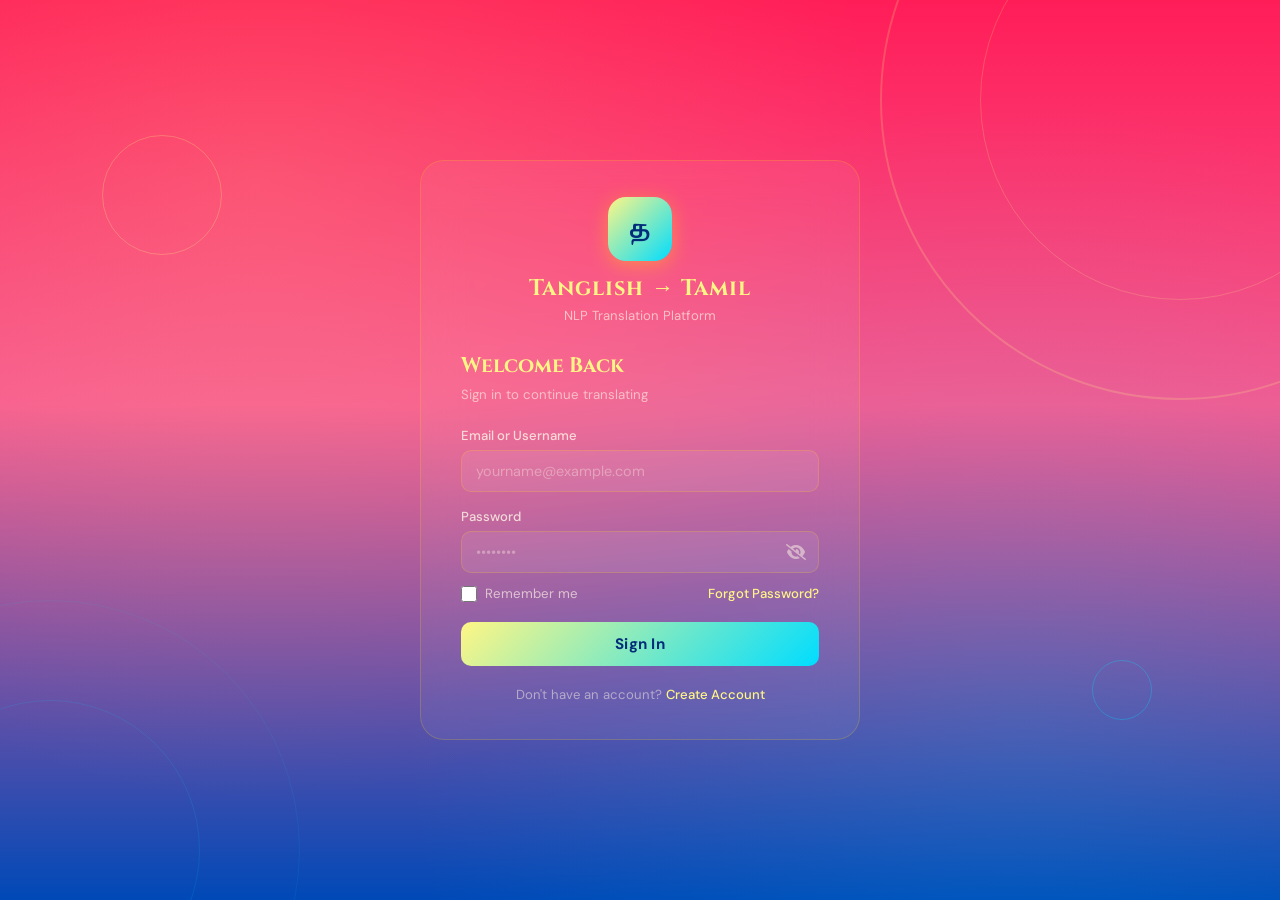
<file: html/settings.html>
<!DOCTYPE html>
<html lang="en" data-theme="light">
<head>
  <meta charset="UTF-8" />
  <meta name="viewport" content="width=device-width, initial-scale=1.0" />
  <title>Settings — Tanglish Tamil Translator</title>
  <link rel="stylesheet" href="https://cdnjs.cloudflare.com/ajax/libs/font-awesome/6.5.0/css/all.min.css"/>
  <link rel="stylesheet" href="../css/main.css" />
  <link rel="stylesheet" href="../css/profile.css" />

</head>
<body>
<div class="app-shell active">
  <nav class="top-nav">
    <button class="hamburger-btn" onclick="toggleSidebar()"><i class="fa fa-bars"></i></button>
    <a class="nav-brand" href="#"><div class="ico">த</div><span>TamilNLP</span></a>
    <div class="nav-spacer"></div>
    <div class="nav-actions">
      <button class="nav-icon-btn"><i class="fa fa-bell"></i></button>
      <div class="avatar-btn" id="nav-avatar" onclick="window.location='profile.html'">A</div>
    </div>
  </nav>
  <div class="sidebar-overlay" id="sidebar-overlay" onclick="closeSidebar()"></div>
  <div class="app-body">
    <aside class="sidebar" id="sidebar">
      <div class="sidebar-user">
        <div class="sidebar-avatar" id="sidebar-avatar">A</div>
        <div class="sidebar-user-info">
          <div class="name" id="sidebar-name">Arjun Kumar</div>
          <div class="role">NLP Student</div>
        </div>
      </div>
      <nav class="sidebar-nav">
        <div class="sidebar-section-label">Main</div>
        <a class="nav-item" href="dashboard.html"><i class="fa fa-home"></i> Dashboard</a>
        <a class="nav-item" href="translator.html"><i class="fa fa-language"></i> Translator <span class="badge-pill">NLP</span></a>
        <a class="nav-item" href="history.html"><i class="fa fa-history"></i> History</a>
        <div class="sidebar-section-label" style="margin-top:8px">Account</div>
        <a class="nav-item" href="profile.html"><i class="fa fa-user-circle"></i> Profile</a>
        <a class="nav-item active" href="settings.html"><i class="fa fa-cog"></i> Settings</a>
      </nav>
      <div class="sidebar-footer">
        <button class="btn-logout" onclick="doLogout()"><i class="fa fa-sign-out-alt"></i> Logout</button>
      </div>
    </aside>
    <main class="main-content">
      <div class="page-header">
        <h2><i class="fa fa-cog" style="margin-right:8px"></i>Settings</h2>
        <p>Customize your experience and preferences</p>
      </div>

      <!-- APPEARANCE -->
      <div class="settings-section-title">Appearance</div>
      <div class="settings-card">
        <div class="settings-item">
          <div class="settings-item-icon"><i class="fa fa-moon"></i></div>
          <div class="settings-item-info">
            <div class="title">Dark Mode</div>
            <div class="desc">Switch between light and dark theme</div>
          </div>
          <label class="toggle-switch">
            <input type="checkbox" id="dark-mode-toggle" onchange="toggleDarkMode(this)" />
            <span class="toggle-slider"></span>
          </label>
        </div>
        <div class="settings-item">
          <div class="settings-item-icon"><i class="fa fa-text-height"></i></div>
          <div class="settings-item-info">
            <div class="title">Font Size</div>
            <div class="desc">Adjust text size for readability</div>
          </div>
          <select class="settings-select" id="settings-font-size">
            <option>Small</option>
            <option>Medium</option>
            <option>Large</option>
            <option>Extra Large</option>
          </select>
        </div>
        <div class="settings-item">
          <div class="settings-item-icon"><i class="fa fa-globe"></i></div>
          <div class="settings-item-info">
            <div class="title">Language Preference</div>
            <div class="desc">Interface display language</div>
          </div>
          <select class="settings-select" id="settings-lang-pref">
            <option>English</option>
            <option>தமிழ் (Tamil)</option>
          </select>
        </div>
      </div>
 
       <!-- NOTIFICATIONS -->
       <div class="settings-section-title">Notifications</div>
       <div class="settings-card">
         <div class="settings-item">
           <div class="settings-item-icon"><i class="fa fa-bell"></i></div>
           <div class="settings-item-info">
             <div class="title">Email Notifications</div>
             <div class="desc">Receive updates via email</div>
           </div>
           <label class="toggle-switch"><input type="checkbox" checked /><span class="toggle-slider"></span></label>
         </div>
         <div class="settings-item">
           <div class="settings-item-icon"><i class="fa fa-desktop"></i></div>
           <div class="settings-item-info">
             <div class="title">Browser Notifications</div>
             <div class="desc">Show desktop notifications</div>
           </div>
           <label class="toggle-switch"><input type="checkbox" /><span class="toggle-slider"></span></label>
         </div>
       </div>
 
       <!-- PRIVACY -->
       <div class="settings-section-title">Privacy &amp; Data</div>
       <div class="settings-card">
         <div class="settings-item">
           <div class="settings-item-icon"><i class="fa fa-shield-alt"></i></div>
           <div class="settings-item-info">
             <div class="title">Save Translation History</div>
             <div class="desc">Keep a record of your translations</div>
           </div>
           <label class="toggle-switch"><input type="checkbox" checked /><span class="toggle-slider"></span></label>
         </div>
         <div class="settings-item">
           <div class="settings-item-icon"><i class="fa fa-chart-line"></i></div>
           <div class="settings-item-info">
             <div class="title">Usage Analytics</div>
             <div class="desc">Help improve the NLP model</div>
           </div>
           <label class="toggle-switch"><input type="checkbox" checked /><span class="toggle-slider"></span></label>
         </div>
         <div class="settings-item">
           <div class="settings-item-icon" style="background:rgba(231,76,60,0.1); color:#e74c3c"><i class="fa fa-trash-alt"></i></div>
           <div class="settings-item-info">
             <div class="title">Delete Account</div>
             <div class="desc">Permanently delete your account and data</div>
           </div>
           <button class="btn-action" style="color:#e74c3c; border-color:#e74c3c; white-space:nowrap"
             onclick="showToast('Account deletion requires email confirmation','info')">Delete</button>
         </div>
       </div>
 
       <div style="margin-top:16px">
         <button class="btn-maroon" onclick="saveSettings()">
           <i class="fa fa-save" style="margin-right:6px"></i>Save Settings
         </button>
       </div>
     </main>
   </div>
 </div>
 <div class="toast-container" id="toast-container"></div>
 <script src="../js/app.js"></script>
 <script src="../js/voice.js"></script>
 <script>
   // Load settings values on load
   const theme = localStorage.getItem('tnlp_theme');
   if (theme === 'dark') {
     document.documentElement.setAttribute('data-theme','dark');
     const toggle = document.getElementById('dark-mode-toggle');
     if (toggle) toggle.checked = true;
   }
   
   const fSize = localStorage.getItem('tnlp_font_size') || 'Medium';
   const sizeSelect = document.getElementById('settings-font-size');
   if (sizeSelect) sizeSelect.value = fSize;
   
   const langPref = localStorage.getItem('tnlp_lang_pref') || 'English';
   const langSelect = document.getElementById('settings-lang-pref');
   if (langSelect) langSelect.value = langPref;
 
   function toggleDarkMode(chk) {
     document.documentElement.setAttribute('data-theme', chk.checked ? 'dark' : 'light');
     localStorage.setItem('tnlp_theme', chk.checked ? 'dark' : 'light');
     showToast(chk.checked ? 'Dark mode enabled 🌙' : 'Light mode enabled ☀️', 'info');
   }
   
   function saveSettings() {
     const sizeVal = document.getElementById('settings-font-size').value;
     const langVal = document.getElementById('settings-lang-pref').value;
     
     localStorage.setItem('tnlp_font_size', sizeVal);
     localStorage.setItem('tnlp_lang_pref', langVal);
     
     showToast('Settings saved! Applying changes...', 'success');
     
     // Apply font-size instantly
     if (typeof applyFontSize === 'function') applyFontSize();
     
     // Reload to trigger translation engine swap
     setTimeout(() => window.location.reload(), 800);
   }
 </script>
 </body>
 </html>
</file>
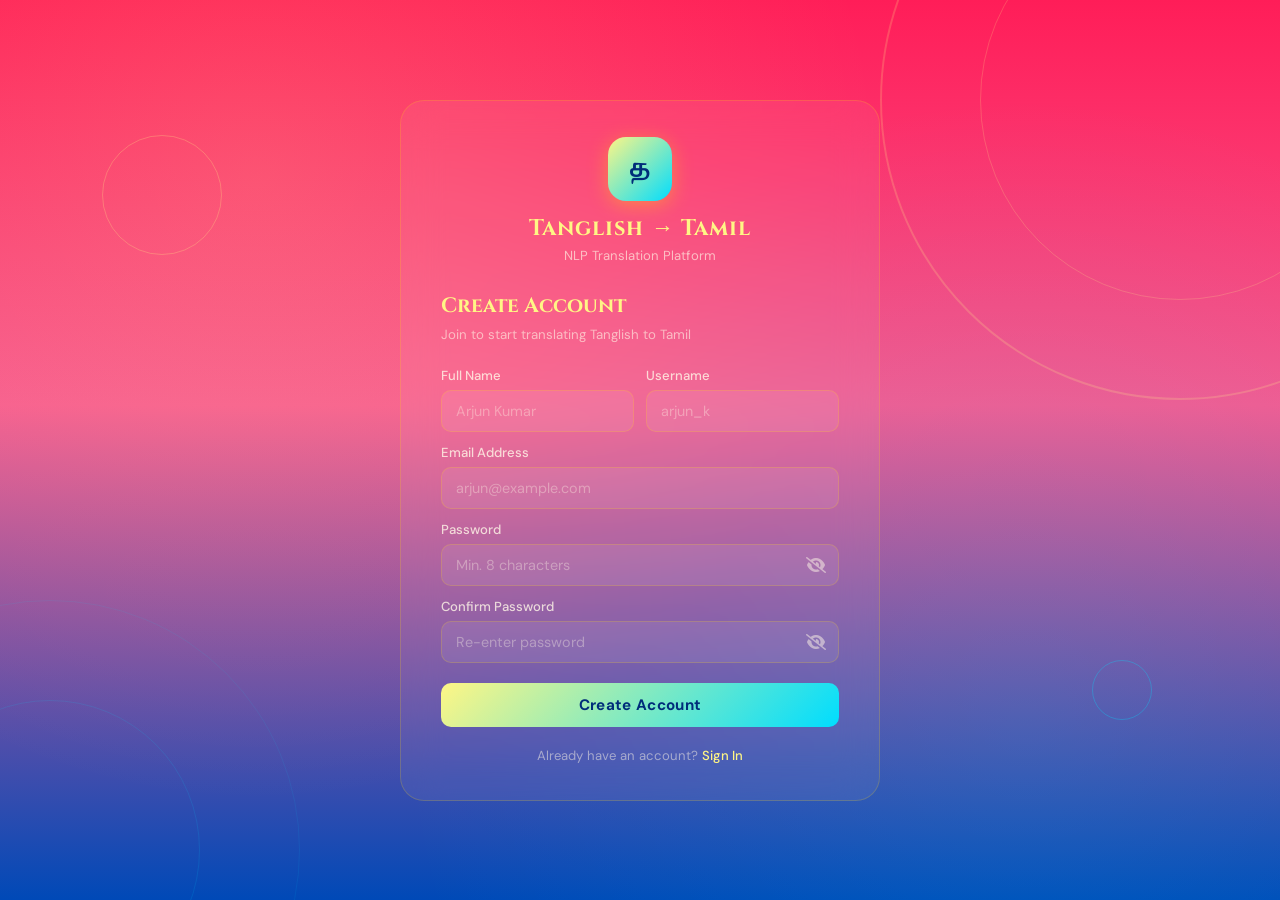
<file: html/signup.html>
<!DOCTYPE html>
<html lang="en">
<head>
  <meta charset="UTF-8" />
  <meta name="viewport" content="width=device-width, initial-scale=1.0" />
  <title>Sign Up — Tanglish Tamil Translator</title>
  <link rel="stylesheet" href="https://cdnjs.cloudflare.com/ajax/libs/font-awesome/6.5.0/css/all.min.css"/>
  <link rel="stylesheet" href="../css/main.css" />
  <link rel="stylesheet" href="../css/auth.css" />
  <style>

    .row { display:grid; grid-template-columns:1fr 1fr; gap:12px; }
    @media(max-width:480px){ .row { grid-template-columns:1fr; } }
  </style>
</head>
<body>

<div class="page auth-page active">
  <div class="kolam-deco"></div><div class="kolam-deco"></div>
  <div class="kolam-deco"></div><div class="kolam-deco"></div>
  <div class="kolam-deco"></div><div class="kolam-deco"></div>

  <div class="auth-card" style="max-width:480px">
    <div class="auth-brand">
      <div class="brand-icon">த</div>
      <h1>Tanglish → Tamil</h1>
      <p>NLP Translation Platform</p>
    </div>

    <h2>Create Account</h2>
    <p class="subtitle">Join to start translating Tanglish to Tamil</p>

    <form onsubmit="event.preventDefault(); doSignup();">
      <!-- Row: Full Name + Username -->
      <div class="row" style="margin-bottom:12px">
        <div>
          <label class="form-label">Full Name</label>
          <input type="text" class="form-control" id="su-name" placeholder="Arjun Kumar" />
          <div class="field-error" id="err-su-name">Enter your full name</div>
        </div>
        <div>
          <label class="form-label">Username</label>
          <input type="text" class="form-control" id="su-uname" placeholder="arjun_k" />
          <div class="field-error" id="err-su-uname">Enter a username</div>
        </div>
      </div>

      <!-- Email -->
      <div style="margin-bottom:12px">
        <label class="form-label">Email Address</label>
        <input type="email" class="form-control" id="su-email" placeholder="arjun@example.com" />
        <div class="field-error" id="err-su-email">Enter a valid email</div>
      </div>

      <!-- Password -->
      <div style="margin-bottom:12px">
        <label class="form-label">Password</label>
        <div class="input-group">
          <input type="password" class="form-control" id="su-pass" placeholder="Min. 8 characters" />
          <span class="input-group-text" onclick="togglePass('su-pass',this)"><i class="fa fa-eye-slash"></i></span>
        </div>
        <div class="field-error" id="err-su-pass">Password must be at least 8 characters</div>
      </div>

      <!-- Confirm Password -->
      <div style="margin-bottom:20px">
        <label class="form-label">Confirm Password</label>
        <div class="input-group">
          <input type="password" class="form-control" id="su-confirm" placeholder="Re-enter password" />
          <span class="input-group-text" onclick="togglePass('su-confirm',this)"><i class="fa fa-eye-slash"></i></span>
        </div>
        <div class="field-error" id="err-su-confirm">Passwords do not match</div>
      </div>

      <button type="submit" class="btn-primary-auth">Create Account</button>
    </form>

    <div class="auth-footer">
      Already have an account? <a href="login.html" class="auth-link">Sign In</a>
    </div>
  </div>
</div>

<div class="toast-container" id="toast-container"></div>

<script src="../js/auth.js"></script>
<script src="../js/app.js"></script>
</body>
</html>
</file>
<file: css/main.css>
/* ═══════════════════════════════════════════════════
   TANGLISH → TAMIL TRANSLATOR  |  main.css
   Global Variables · Typography · Layout · Sidebar · Navbar
═══════════════════════════════════════════════════ */

@import url('https://fonts.googleapis.com/css2?family=Cinzel:wght@400;600;700;900&family=Lora:ital,wght@0,400;0,500;0,600;1,400&family=DM+Sans:wght@300;400;500;600&display=swap');

/* ── CSS VARIABLES ────────────────────────────────── */
:root {
  --maroon:        #0049B7; /* Vibrant Royal Blue */
  --maroon-deep:   #002d7a; /* Deep Royal Navy */
  --maroon-light:  #FF1D58; /* Vibrant Pink/Red */
  --gold:          #FFF685; /* Pale Yellow */
  --gold-dark:     #00DDFF; /* Cyan */
  --gold-pale:     #F75990; /* Rose Pink */
  --cream:         #fafafc; /* Light grey/blue background */
  --cream-dark:    #e8eef8; /* Border gray/blue tint */
  --white:         #ffffff;
  --text:          #001b48; /* Deep Navy text */
  --text-muted:    #506e9c; /* Muted Navy text */
  --border:        rgba(0, 73, 183, 0.1); /* Royal Blue border tint */
  --shadow:        0 8px 30px rgba(0, 73, 183, 0.05);
  --sidebar-w:     260px;
  --radius:        16px;
  --bg:            var(--cream);
  --card-bg:       var(--white);
}

[data-theme="dark"] {
  --bg:        #000a1a;
  --card-bg:   #001333;
  --text:      #e6f0ff;
  --text-muted:#80a3d9;
  --border:    rgba(0, 221, 255, 0.16);
  --shadow:    0 8px 32px rgba(0,0,0,0.55);
  --cream:     #000a1a;
  --cream-dark:#001c47;
}

/* ── RESET ────────────────────────────────────────── */
*, *::before, *::after { box-sizing: border-box; margin: 0; padding: 0; }
html { scroll-behavior: smooth; }
body {
  font-family: 'DM Sans', sans-serif;
  background: var(--bg);
  color: var(--text);
  min-height: 100vh;
  overflow-x: hidden;
}

/* ── APP SHELL ────────────────────────────────────── */
.app-shell {
  display: none;
  flex-direction: column;
  min-height: 100vh;
  width: 100%;
}
.app-shell.active { display: flex; }

/* ── TOP NAVBAR ───────────────────────────────────── */
.top-nav {
  background: var(--maroon);
  height: 60px;
  display: flex;
  align-items: center;
  padding: 0 20px;
  position: sticky;
  top: 0;
  z-index: 100;
  box-shadow: 0 2px 16px rgba(0,0,0,0.25);
  gap: 16px;
}
.nav-brand {
  display: flex; align-items: center; gap: 10px;
  text-decoration: none;
}
.nav-brand .ico {
  width: 36px; height: 36px;
  background: linear-gradient(135deg, var(--gold), var(--gold-dark));
  border-radius: 10px;
  display: flex; align-items: center; justify-content: center;
  font-family: 'Cinzel', serif;
  font-size: 16px; font-weight: 900;
  color: var(--maroon-deep);
}
.nav-brand span {
  font-family: 'Cinzel', serif;
  font-size: 0.95rem; color: var(--gold);
  font-weight: 700; white-space: nowrap;
}
.nav-spacer { flex: 1; }
.nav-actions { display: flex; align-items: center; gap: 8px; }
.nav-icon-btn {
  width: 36px; height: 36px;
  border: none; background: rgba(255,255,255,0.1);
  border-radius: 50%; color: rgba(255,248,231,0.8);
  display: flex; align-items: center; justify-content: center;
  cursor: pointer; transition: background .2s; font-size: 14px;
  text-decoration: none;
}
.nav-icon-btn:hover { background: rgba(255,215,0,0.2); color: var(--gold); }
.avatar-btn {
  width: 36px; height: 36px; border-radius: 50%;
  background: linear-gradient(135deg, var(--gold), var(--gold-dark));
  color: var(--maroon-deep); font-weight: 700; font-size: 14px;
  border: 2px solid rgba(255,215,0,0.4);
  cursor: pointer; display: flex; align-items: center; justify-content: center;
}
.hamburger-btn {
  display: none; width: 36px; height: 36px;
  border: none; background: rgba(255,255,255,0.1);
  border-radius: 8px; color: rgba(255,248,231,0.8);
  align-items: center; justify-content: center;
  cursor: pointer; font-size: 16px; transition: background .2s;
}
.hamburger-btn:hover { background: rgba(255,215,0,0.2); color: var(--gold); }

/* ── APP BODY ─────────────────────────────────────── */
.app-body { display: flex; flex: 1; overflow: hidden; }

/* ── SIDEBAR ──────────────────────────────────────── */
.sidebar {
  width: var(--sidebar-w);
  background: var(--card-bg);
  border-right: 1px solid var(--border);
  display: flex; flex-direction: column;
  overflow-y: auto;
  transition: transform .3s ease;
  flex-shrink: 0;
}
.sidebar-user {
  padding: 20px 20px 16px;
  border-bottom: 1px solid var(--border);
  display: flex; align-items: center; gap: 12px;
}
.sidebar-avatar {
  width: 44px; height: 44px; border-radius: 50%;
  background: linear-gradient(135deg, var(--maroon), var(--maroon-light));
  color: var(--gold); font-size: 18px; font-weight: 700;
  display: flex; align-items: center; justify-content: center;
  flex-shrink: 0; font-family: 'Cinzel', serif;
  border: 2px solid rgba(255,215,0,0.3);
}
.sidebar-user-info .name { font-weight: 600; font-size: 0.9rem; color: var(--text); }
.sidebar-user-info .role { font-size: 0.72rem; color: var(--text-muted); }
.sidebar-nav { padding: 12px 10px; flex: 1; }
.sidebar-section-label {
  text-transform: uppercase; letter-spacing: 0.08em;
  font-size: 0.67rem; color: var(--text-muted);
  padding: 8px 10px 4px; font-weight: 600;
}
.nav-item {
  display: flex; align-items: center; gap: 10px;
  padding: 10px 12px; border-radius: 10px; cursor: pointer;
  transition: background .18s, color .18s; text-decoration: none;
  color: var(--text-muted); font-size: 0.87rem; font-weight: 500; margin-bottom: 2px;
}
.nav-item i { width: 18px; text-align: center; font-size: 15px; }
.nav-item:hover { background: rgba(128,0,32,0.07); color: var(--maroon); }
.nav-item.active {
  background: linear-gradient(90deg, rgba(128,0,32,0.12), rgba(128,0,32,0.06));
  color: var(--maroon); border-left: 3px solid var(--maroon);
}
.nav-item .badge-pill {
  margin-left: auto; background: var(--maroon); color: var(--gold);
  font-size: 0.65rem; padding: 2px 7px; border-radius: 20px; font-weight: 700;
}
.sidebar-footer { padding: 12px 10px; border-top: 1px solid var(--border); }
.btn-logout {
  display: flex; align-items: center; gap: 10px;
  padding: 10px 12px; border-radius: 10px; cursor: pointer;
  color: #c0392b; font-size: 0.87rem; font-weight: 500;
  transition: background .18s; border: none; background: none; width: 100%;
}
.btn-logout:hover { background: rgba(192,57,43,0.08); }

/* ── MAIN CONTENT ─────────────────────────────────── */
.main-content {
  flex: 1; overflow-y: auto;
  padding: 28px; background: var(--bg);
}

/* ── VIEWS ────────────────────────────────────────── */
.view { display: none; }
.view.active { display: block; }

/* ── PAGE HEADER ──────────────────────────────────── */
.page-header { margin-bottom: 24px; }
.page-header h2 {
  font-family: 'Cinzel', serif; font-size: 1.5rem;
  color: var(--maroon); font-weight: 700;
}
.page-header p { color: var(--text-muted); font-size: 0.87rem; margin-top: 4px; }

/* ── STAT CARDS ───────────────────────────────────── */
.stats-row {
  display: grid;
  grid-template-columns: repeat(auto-fit, minmax(200px, 1fr));
  gap: 16px; margin-bottom: 24px;
}
.stat-card {
  background: var(--card-bg); border-radius: var(--radius);
  padding: 20px; border: 1px solid var(--border); box-shadow: var(--shadow);
  display: flex; align-items: center; gap: 14px;
  transition: transform .2s, box-shadow .2s;
}
.stat-card:hover { transform: translateY(-2px); box-shadow: 0 12px 40px rgba(128,0,32,0.16); }
.stat-icon {
  width: 48px; height: 48px; border-radius: 12px;
  display: flex; align-items: center; justify-content: center;
  font-size: 20px; flex-shrink: 0;
}
.stat-icon.maroon { background: rgba(128,0,32,0.1); color: var(--maroon); }
.stat-icon.gold   { background: rgba(255,215,0,0.15); color: var(--gold-dark); }
.stat-icon.green  { background: rgba(0,180,100,0.1); color: #00b464; }
.stat-icon.blue   { background: rgba(0,100,220,0.1); color: #0064dc; }
.stat-num {
  font-family: 'Cinzel', serif; font-size: 1.6rem;
  font-weight: 700; color: var(--text); line-height: 1;
}
.stat-label { font-size: 0.78rem; color: var(--text-muted); margin-top: 2px; }

/* ── BUTTONS ──────────────────────────────────────── */
.btn-maroon {
  background: linear-gradient(135deg, var(--maroon), var(--maroon-light));
  color: var(--gold); border: none; padding: 10px 24px;
  border-radius: 10px; font-weight: 700; font-size: 0.88rem;
  cursor: pointer; transition: transform .15s, box-shadow .15s; letter-spacing: 0.02em;
}
.btn-maroon:hover { transform: translateY(-1px); box-shadow: 0 4px 16px rgba(128,0,32,0.35); }
.btn-outline-maroon {
  background: none; color: var(--maroon);
  border: 1.5px solid var(--maroon); padding: 9px 22px;
  border-radius: 10px; font-weight: 600; font-size: 0.88rem;
  cursor: pointer; transition: all .15s;
}
.btn-outline-maroon:hover { background: var(--maroon); color: var(--gold); }
.btn-action {
  display: flex; align-items: center; gap: 6px;
  padding: 7px 14px; border-radius: 8px;
  border: 1px solid var(--border); background: none;
  color: var(--text-muted); font-size: 0.8rem;
  cursor: pointer; transition: all .18s;
}
.btn-action:hover { border-color: var(--maroon); color: var(--maroon); background: rgba(128,0,32,0.05); }
.btn-action.gold { border-color: var(--gold-dark); color: var(--gold-dark); }
.btn-action.gold:hover { background: rgba(255,215,0,0.1); }

/* ── FORM ELEMENTS ────────────────────────────────── */
.app-form-label {
  font-size: 0.8rem; font-weight: 600; color: var(--text-muted);
  text-transform: uppercase; letter-spacing: 0.05em; margin-bottom: 6px; display: block;
}
.app-form-control {
  width: 100%; padding: 10px 14px;
  border: 1.5px solid var(--border); border-radius: 10px;
  font-size: 0.9rem; color: var(--text); background: var(--bg);
  transition: border-color .2s; outline: none; font-family: 'DM Sans', sans-serif;
}
.app-form-control:focus { border-color: var(--maroon); }
.app-form-control[readonly] { background: rgba(128,0,32,0.03); color: var(--text-muted); cursor: default; }

/* ── FORM SECTION CARD ────────────────────────────── */
.form-section {
  background: var(--card-bg); border-radius: var(--radius);
  border: 1px solid var(--border); box-shadow: var(--shadow);
  margin-bottom: 20px; overflow: hidden;
}
.form-section-header {
  padding: 16px 24px; border-bottom: 1px solid var(--border);
  display: flex; align-items: center; gap: 10px;
}
.form-section-header h4 { font-family: 'Cinzel', serif; font-size: 0.95rem; color: var(--maroon); }
.form-section-header i { color: var(--maroon); }
.form-section-body { padding: 24px; }

/* ── TOAST ────────────────────────────────────────── */
.toast-container {
  position: fixed; bottom: 24px; right: 24px;
  z-index: 9999; display: flex; flex-direction: column; gap: 8px;
}
.toast-msg {
  background: var(--card-bg); border-radius: 10px;
  padding: 12px 18px; display: flex; align-items: center; gap: 10px;
  box-shadow: 0 4px 24px rgba(0,0,0,0.15); border-left: 4px solid var(--maroon);
  font-size: 0.85rem; min-width: 240px;
  animation: slideIn .3s ease both; color: var(--text);
}
.toast-msg.success { border-left-color: #00b464; }
.toast-msg.success i { color: #00b464; }
.toast-msg.error   { border-left-color: #e74c3c; }
.toast-msg.error   i { color: #e74c3c; }
.toast-msg.info    { border-left-color: var(--gold-dark); }
.toast-msg.info    i { color: var(--gold-dark); }

/* ── TOGGLE SWITCH ────────────────────────────────── */
.toggle-switch { position: relative; width: 44px; height: 24px; }
.toggle-switch input { display: none; }
.toggle-slider {
  position: absolute; inset: 0;
  background: var(--border); border-radius: 24px;
  cursor: pointer; transition: background .2s;
}
.toggle-slider::before {
  content: ''; position: absolute;
  width: 18px; height: 18px; left: 3px; top: 3px;
  background: #fff; border-radius: 50%;
  transition: transform .2s; box-shadow: 0 1px 4px rgba(0,0,0,0.2);
}
.toggle-switch input:checked + .toggle-slider { background: var(--maroon); }
.toggle-switch input:checked + .toggle-slider::before { transform: translateX(20px); }

/* ── SCROLLBAR ────────────────────────────────────── */
::-webkit-scrollbar { width: 5px; }
::-webkit-scrollbar-track { background: transparent; }
::-webkit-scrollbar-thumb { background: var(--border); border-radius: 5px; }
::-webkit-scrollbar-thumb:hover { background: var(--maroon); }

/* ── SIDEBAR OVERLAY (mobile) ─────────────────────── */
.sidebar-overlay {
  display: none; position: fixed; inset: 0;
  background: rgba(0,0,0,0.4); z-index: 45; top: 60px;
}
.sidebar-overlay.show { display: block; }

/* ── ANIMATIONS ───────────────────────────────────── */
@keyframes fadeUp {
  from { opacity: 0; transform: translateY(24px); }
  to   { opacity: 1; transform: translateY(0); }
}
@keyframes slideIn {
  from { opacity: 0; transform: translateX(30px); }
  to   { opacity: 1; transform: translateX(0); }
}
@keyframes spin { to { transform: rotate(360deg); } }

/* ── RESPONSIVE ───────────────────────────────────── */
@media (max-width: 768px) {
  .sidebar {
    position: fixed; left: 0; top: 60px; bottom: 0;
    z-index: 50; transform: translateX(-100%);
  }
  .sidebar.open { transform: translateX(0); }
  .main-content { padding: 16px; }
  .hamburger-btn { display: flex; }
  .stats-row { grid-template-columns: 1fr 1fr; }
}
@media (max-width: 480px) {
  .stats-row { grid-template-columns: 1fr; }
}
</file>
<file: css/children.css>
/* ═══════════════════════════════════════════════════
   TANGLISH → TAMIL TRANSLATOR  |  children.css
   Playful Aesthetics · Alphabet cards · Kids Mode
   ═══════════════════════════════════════════════════ */

:root {
  --kids-orange: #ff7f50;
  --kids-purple: #9b59b6;
  --kids-yellow: #f1c40f;
  --kids-green: #2ecc71;
  --kids-pink: #ff6b81;
  --kids-blue: #3498db;
  --kids-bg: #fffbf0;
  --kids-card-bg: #ffffff;
}

/* Kids Layout & Main Styles */
.kids-theme {
  background: var(--kids-bg) !important;
  font-family: 'DM Sans', system-ui, -apple-system, sans-serif;
  padding: 24px;
}

.kids-hero {
  background: linear-gradient(135deg, #ff7f50, #f1c40f);
  border-radius: 24px;
  padding: 24px 30px;
  color: white;
  display: flex;
  align-items: center;
  justify-content: space-between;
  box-shadow: 0 10px 25px rgba(255, 127, 80, 0.25);
  margin-bottom: 24px;
  position: relative;
  overflow: hidden;
}

.kids-hero::before {
  content: '🌟 🎈 🎨 🧸';
  position: absolute;
  font-size: 2.2rem;
  top: 10px;
  right: 15%;
  opacity: 0.15;
  letter-spacing: 20px;
  pointer-events: none;
}

.kids-hero-left h2 {
  font-size: 2.2rem;
  margin-bottom: 8px;
  text-shadow: 1px 2px 4px rgba(0,0,0,0.15);
}

.kids-hero-left p {
  font-size: 1.1rem;
  font-weight: 500;
  max-width: 550px;
}

.kids-mascot {
  font-size: 5rem;
  animation: floatMascot 4s ease-in-out infinite;
}

.mascot-bubble {
  background: white;
  color: #333;
  padding: 12px 18px;
  border-radius: 16px;
  margin-top: 14px;
  display: inline-block;
  box-shadow: 0 4px 10px rgba(0,0,0,0.1);
  position: relative;
  font-size: 0.95rem;
  font-weight: 600;
}

.mascot-bubble::after {
  content: '';
  position: absolute;
  right: -8px;
  top: 50%;
  transform: translateY(-50%);
  border-width: 8px 0 8px 8px;
  border-color: transparent transparent transparent white;
  border-style: solid;
}

/* Stars counter */
.kids-stars-counter {
  background: linear-gradient(135deg, var(--kids-yellow), #e67e22);
  color: white;
  font-weight: 800;
  padding: 6px 14px;
  border-radius: 20px;
  font-size: 0.95rem;
  display: flex;
  align-items: center;
  gap: 8px;
  box-shadow: 0 4px 10px rgba(230,126,34,0.3);
}

.star-spin {
  animation: spin 3s linear infinite;
}

/* Tabs */
.kids-tabs {
  display: flex;
  gap: 12px;
  margin-bottom: 24px;
  flex-wrap: wrap;
}

.kids-tabs .tab-btn {
  flex: 1;
  min-width: 150px;
  background: white;
  border: 3px solid #e0dfd5;
  border-radius: 18px;
  padding: 14px 20px;
  font-weight: 700;
  font-size: 1.05rem;
  color: #555;
  cursor: pointer;
  transition: all 0.2s cubic-bezier(0.175, 0.885, 0.32, 1.275);
  display: flex;
  align-items: center;
  justify-content: center;
  gap: 8px;
  box-shadow: 0 4px 0 #deded5;
}

.kids-tabs .tab-btn:hover {
  transform: translateY(-3px);
  box-shadow: 0 7px 0 #deded5;
}

.kids-tabs .tab-btn.active {
  background: var(--kids-purple);
  border-color: var(--kids-purple);
  color: white;
  box-shadow: 0 4px 0 #6d3a82;
}

.kids-tabs .tab-btn.active:hover {
  box-shadow: 0 5px 0 #6d3a82;
  transform: translateY(-1px);
}

/* Views Section */
.kids-view {
  display: none;
  animation: fadeUp 0.4s ease both;
}
.kids-view.active {
  display: block;
}

.kids-section-title {
  font-size: 1.4rem;
  font-weight: 800;
  color: var(--kids-purple);
  margin-bottom: 16px;
  border-left: 6px solid var(--kids-orange);
  padding-left: 10px;
}

/* Alphabet Grid */
.letters-grid {
  display: grid;
  grid-template-columns: repeat(auto-fill, minmax(80px, 1fr));
  gap: 16px;
  margin-bottom: 20px;
}

.letter-card {
  background: white;
  border: 3px solid var(--kids-blue);
  border-radius: 20px;
  aspect-ratio: 1;
  display: flex;
  align-items: center;
  justify-content: center;
  font-size: 2.2rem;
  font-weight: 900;
  color: #2c3e50;
  cursor: pointer;
  transition: all 0.2s cubic-bezier(0.175, 0.885, 0.32, 1.275);
  box-shadow: 0 5px 0 var(--kids-blue);
  user-select: none;
  position: relative;
}

.letter-card:hover {
  transform: translateY(-6px) scale(1.08);
  box-shadow: 0 11px 0 var(--kids-blue);
  border-color: var(--kids-pink);
  color: var(--kids-pink);
}

.letter-card:active {
  transform: translateY(2px);
  box-shadow: 0 2px 0 var(--kids-blue);
}

/* Card color overrides programmatically via array classes */
.card-color-0 { border-color: var(--kids-orange); box-shadow: 0 5px 0 var(--kids-orange); }
.card-color-1 { border-color: var(--kids-purple); box-shadow: 0 5px 0 var(--kids-purple); }
.card-color-2 { border-color: var(--kids-yellow); box-shadow: 0 5px 0 var(--kids-yellow); }
.card-color-3 { border-color: var(--kids-green); box-shadow: 0 5px 0 var(--kids-green); }
.card-color-4 { border-color: var(--kids-pink); box-shadow: 0 5px 0 var(--kids-pink); }
.card-color-5 { border-color: var(--kids-blue); box-shadow: 0 5px 0 var(--kids-blue); }

.card-color-0:hover { color: var(--kids-orange); border-color: var(--kids-orange); }
.card-color-1:hover { color: var(--kids-purple); border-color: var(--kids-purple); }
.card-color-2:hover { color: var(--kids-yellow); border-color: var(--kids-yellow); }
.card-color-3:hover { color: var(--kids-green); border-color: var(--kids-green); }
.card-color-4:hover { color: var(--kids-pink); border-color: var(--kids-pink); }
.card-color-5:hover { color: var(--kids-blue); border-color: var(--kids-blue); }

/* Alphabet Modal */
.letter-modal {
  display: none;
  position: fixed;
  inset: 0;
  background: rgba(0,0,0,0.6);
  z-index: 999;
  align-items: center;
  justify-content: center;
  padding: 20px;
}
.letter-modal.show {
  display: flex;
}

.letter-modal-content {
  background: white;
  border-radius: 30px;
  width: 100%;
  max-width: 400px;
  padding: 30px;
  text-align: center;
  border: 8px solid var(--kids-orange);
  position: relative;
  animation: popScale 0.3s cubic-bezier(0.175, 0.885, 0.32, 1.275) both;
}

.close-btn {
  position: absolute;
  top: 15px;
  right: 20px;
  font-size: 2rem;
  font-weight: bold;
  cursor: pointer;
  color: #aaa;
}
.close-btn:hover { color: #333; }

.modal-big-letter {
  font-size: 5rem;
  font-weight: 900;
  color: var(--kids-purple);
  margin-top: 10px;
}

.modal-tamil-word {
  font-size: 2.2rem;
  font-weight: 800;
  color: #2c3e50;
  margin-top: 10px;
}

.modal-english-word {
  font-size: 1.3rem;
  font-weight: 600;
  color: #7f8c8d;
  margin-bottom: 20px;
}

.modal-emoji {
  font-size: 6rem;
  margin-bottom: 25px;
  animation: wobble 2s infinite;
}

.btn-play-sound {
  background: linear-gradient(135deg, var(--kids-green), #27ae60);
  color: white;
  border: none;
  border-radius: 18px;
  padding: 14px 28px;
  font-size: 1.1rem;
  font-weight: 700;
  cursor: pointer;
  display: inline-flex;
  align-items: center;
  gap: 10px;
  box-shadow: 0 5px 0 #1e8449;
  transition: all 0.1s;
}

.btn-play-sound:hover {
  transform: translateY(-2px);
  box-shadow: 0 7px 0 #1e8449;
}
.btn-play-sound:active {
  transform: translateY(2px);
  box-shadow: 0 2px 0 #1e8449;
}

/* Stories Style */
.stories-layout {
  display: grid;
  grid-template-columns: 280px 1fr;
  gap: 20px;
}

@media(max-width: 768px) {
  .stories-layout {
    grid-template-columns: 1fr;
  }
}

.stories-list {
  display: flex;
  flex-direction: column;
  gap: 12px;
}

.story-card-link {
  background: white;
  border: 3px solid var(--border);
  border-radius: 18px;
  padding: 16px;
  cursor: pointer;
  transition: all 0.2s;
  display: flex;
  align-items: center;
  gap: 14px;
}

.story-card-link:hover, .story-card-link.active {
  border-color: var(--kids-orange);
  background: #fff8f5;
  transform: translateX(4px);
}

.story-card-link .icon {
  font-size: 2.2rem;
}

.story-card-link h4 {
  font-size: 0.95rem;
  font-weight: 700;
  color: #2c3e50;
}

.story-card-link p {
  font-size: 0.78rem;
  color: #7f8c8d;
  margin-top: 2px;
}

.story-display-card {
  background: white;
  border: 3px solid #ff7f50;
  border-radius: 24px;
  padding: 30px;
  text-align: center;
  box-shadow: 0 8px 24px rgba(0,0,0,0.05);
}

.story-illustration {
  font-size: 6rem;
  margin-bottom: 16px;
}

.story-display-card h3 {
  font-size: 1.7rem;
  font-weight: 800;
  color: #2c3e50;
  margin-bottom: 16px;
}

.story-text {
  font-size: 1.15rem;
  line-height: 1.8;
  color: #555;
  margin-bottom: 24px;
  text-align: justify;
}

.story-actions {
  display: flex;
  justify-content: center;
  gap: 12px;
  flex-wrap: wrap;
}

/* Kids buttons */
.kids-action-btn {
  background: linear-gradient(135deg, var(--kids-orange), #d35400);
  color: white;
  border: none;
  border-radius: 16px;
  padding: 12px 24px;
  font-weight: 700;
  font-size: 1rem;
  cursor: pointer;
  box-shadow: 0 4px 0 #a04000;
  display: flex;
  align-items: center;
  gap: 8px;
  transition: all 0.1s;
}

.kids-action-btn:hover {
  transform: translateY(-2px);
  box-shadow: 0 6px 0 #a04000;
}
.kids-action-btn:active {
  transform: translateY(2px);
  box-shadow: 0 1px 0 #a04000;
}

.kids-action-btn.outline {
  background: white;
  border: 3px solid #7f8c8d;
  color: #555;
  box-shadow: 0 4px 0 #7f8c8d;
}
.kids-action-btn.outline:hover {
  box-shadow: 0 6px 0 #7f8c8d;
}

/* Quiz Arena */
.quiz-container {
  max-width: 600px;
  margin: 0 auto;
}

.quiz-progress-bar {
  background: #e2e8f0;
  height: 14px;
  border-radius: 10px;
  overflow: hidden;
  margin-bottom: 20px;
}

.quiz-progress-fill {
  background: linear-gradient(90deg, var(--kids-green), #2ecc71);
  height: 100%;
  transition: width 0.3s;
}

.quiz-card {
  background: white;
  border: 3px solid var(--kids-yellow);
  border-radius: 24px;
  padding: 24px;
  box-shadow: 0 8px 20px rgba(0,0,0,0.05);
  text-align: center;
}

.quiz-score-header {
  display: flex;
  justify-content: space-between;
  font-weight: 800;
  color: #7f8c8d;
  font-size: 0.95rem;
  margin-bottom: 16px;
}

.quiz-question-illustration {
  font-size: 5rem;
  margin-bottom: 16px;
}

.quiz-question {
  font-size: 1.3rem;
  font-weight: 800;
  color: #2c3e50;
  margin-bottom: 24px;
}

.quiz-options {
  display: flex;
  flex-direction: column;
  gap: 12px;
}

.quiz-opt-btn {
  background: white;
  border: 3px solid #cbd5e1;
  border-radius: 18px;
  padding: 16px 20px;
  font-size: 1.1rem;
  font-weight: 700;
  color: #334155;
  cursor: pointer;
  transition: all 0.2s;
  text-align: left;
  display: flex;
  align-items: center;
  gap: 12px;
}

.quiz-opt-btn:hover {
  background: #f8fafc;
  border-color: var(--kids-blue);
  transform: translateY(-2px);
}

.quiz-opt-btn.correct {
  background: #d4edda !important;
  border-color: #28a745 !important;
  color: #155724 !important;
  box-shadow: 0 4px 0 #1e7e34;
}

.quiz-opt-btn.wrong {
  background: #f8d7da !important;
  border-color: #dc3545 !important;
  color: #721c24 !important;
  box-shadow: 0 4px 0 #bd2130;
}

.quiz-footer {
  margin-top: 20px;
  display: flex;
  justify-content: flex-end;
}

/* Animations */
@keyframes floatMascot {
  0%, 100% { transform: translateY(0) rotate(0deg); }
  50% { transform: translateY(-12px) rotate(3deg); }
}

@keyframes popScale {
  from { transform: scale(0.7); opacity: 0; }
  to { transform: scale(1); opacity: 1; }
}

@keyframes wobble {
  0%, 100% { transform: rotate(0); }
  25% { transform: rotate(-5deg) scale(1.02); }
  75% { transform: rotate(5deg) scale(0.98); }
}

/* Confetti balloons popping overlay */
.balloons-overlay {
  position: fixed;
  inset: 0;
  z-index: 1000;
  pointer-events: none;
}

/* Picture Dictionary Styles */
.dict-grid {
  display: grid;
  grid-template-columns: repeat(auto-fill, minmax(180px, 1fr));
  gap: 20px;
  margin-top: 16px;
}

.dict-card {
  background: white;
  border: 3px solid var(--kids-blue);
  border-radius: 24px;
  padding: 20px;
  text-align: center;
  box-shadow: 0 6px 0 rgba(52, 152, 219, 0.15);
  transition: all 0.25s cubic-bezier(0.175, 0.885, 0.32, 1.275);
  position: relative;
  overflow: hidden;
}

.dict-card:hover {
  transform: translateY(-8px);
  box-shadow: 0 12px 20px rgba(52, 152, 219, 0.2);
}

.dict-emoji {
  font-size: 3.5rem;
  margin-bottom: 12px;
  display: block;
}

.dict-tamil {
  font-size: 1.5rem;
  font-weight: 800;
  color: var(--kids-purple);
  margin-bottom: 4px;
  font-family: 'Lora', serif;
}

.dict-english {
  font-size: 0.95rem;
  font-weight: 600;
  color: #7f8c8d;
  margin-bottom: 14px;
}

.btn-dict-sound {
  background: linear-gradient(135deg, var(--kids-green), #27ae60);
  color: white;
  border: none;
  width: 44px;
  height: 44px;
  border-radius: 50%;
  font-size: 1.1rem;
  cursor: pointer;
  display: inline-flex;
  align-items: center;
  justify-content: center;
  box-shadow: 0 3px 0 #1e8449;
  transition: all 0.1s;
}

.btn-dict-sound:hover {
  transform: scale(1.1);
  box-shadow: 0 4px 0 #1e8449;
}

.btn-dict-sound:active {
  transform: scale(0.95) translateY(2px);
  box-shadow: 0 1px 0 #1e8449;
}
</file>
<file: css/dashboard.css>
/* ═══════════════════════════════════════════════════
   TANGLISH → TAMIL TRANSLATOR  |  dashboard.css
   Welcome Banner · Translator Card · History Table
═══════════════════════════════════════════════════ */

/* ── WELCOME BANNER ───────────────────────────────── */
.welcome-banner {
  background: linear-gradient(135deg, var(--maroon), var(--maroon-light));
  border-radius: var(--radius); padding: 24px 28px;
  margin-bottom: 24px; display: flex;
  align-items: center; justify-content: space-between;
  overflow: hidden; position: relative;
}
.welcome-banner::after {
  content: 'தமிழ்'; position: absolute; right: 100px; top: 50%;
  transform: translateY(-50%); font-family: 'Lora', serif;
  font-size: 64px; color: rgba(168,85,247,0.08); pointer-events: none;
}
.welcome-text h3 { font-family: 'Cinzel', serif; color: var(--gold); font-size: 1.2rem; font-weight: 700; }
.welcome-text p  { color: rgba(248,250,252,0.7); font-size: 0.85rem; margin-top: 4px; }
.welcome-icon    { font-size: 40px; opacity: 0.8; }

/* ── TRANSLATOR CARD ──────────────────────────────── */
.translator-card {
  background: var(--card-bg); border-radius: var(--radius);
  border: 1px solid var(--border); box-shadow: var(--shadow);
  overflow: hidden; margin-bottom: 24px;
}
.translator-header {
  background: linear-gradient(90deg, var(--maroon), var(--maroon-light));
  padding: 16px 24px; display: flex; align-items: center; justify-content: space-between;
}
.translator-header h3  { font-family: 'Cinzel', serif; font-size: 1rem; color: var(--gold); font-weight: 700; }
.translator-header .badge {
  background: rgba(255,215,0,0.15); border: 1px solid rgba(255,215,0,0.3);
  color: var(--gold); font-size: 0.72rem; padding: 3px 10px; border-radius: 20px;
}
.translator-body { padding: 24px; }

/* ── TRANSLATOR PANELS ────────────────────────────── */
.translator-panels {
  display: grid; grid-template-columns: 1fr auto 1fr;
  gap: 16px; align-items: start;
}
.panel-label {
  font-size: 0.75rem; font-weight: 600; text-transform: uppercase;
  letter-spacing: 0.08em; color: var(--text-muted); margin-bottom: 8px;
  display: flex; align-items: center; gap: 6px;
}
.panel-label .dot { width: 7px; height: 7px; border-radius: 50%; background: var(--maroon); }
.panel-label .dot.gold { background: var(--gold-dark); }

/* ── TEXTAREAS ────────────────────────────────────── */
textarea.trans-input {
  width: 100%; min-height: 160px; resize: vertical;
  padding: 14px; border: 1.5px solid var(--border); border-radius: 10px;
  font-family: 'DM Sans', sans-serif; font-size: 0.93rem; color: var(--text);
  background: var(--bg); transition: border-color .2s; outline: none;
}
textarea.trans-input:focus { border-color: var(--maroon); }
textarea.tamil-output {
  background: linear-gradient(135deg, rgba(79,70,229,0.05), rgba(168,85,247,0.05));
  border-color: rgba(79,70,229,0.2);
  font-family: 'Lora', serif; font-size: 1.05rem;
  color: var(--maroon); cursor: default;
}

/* ── PANEL ARROW / TRANSLATE BTN ──────────────────── */
.panel-arrow {
  display: flex; flex-direction: column;
  align-items: center; justify-content: center;
  gap: 8px; padding-top: 30px;
}
.btn-translate {
  background: linear-gradient(135deg, var(--maroon), var(--maroon-light));
  color: var(--gold); border: none; padding: 10px 20px;
  border-radius: 30px; font-weight: 700; font-size: 0.82rem;
  cursor: pointer; transition: transform .15s, box-shadow .15s;
  white-space: nowrap; letter-spacing: 0.03em;
  box-shadow: 0 4px 16px rgba(128,0,32,0.3); font-family: 'DM Sans', sans-serif;
}
.btn-translate:hover { transform: scale(1.04); box-shadow: 0 6px 24px rgba(128,0,32,0.4); }
.arrow-icon { font-size: 20px; color: rgba(128,0,32,0.3); }

/* ── PANEL ACTIONS ────────────────────────────────── */
.panel-actions { display: flex; gap: 8px; margin-top: 10px; flex-wrap: wrap; }

/* ── LOADING OVERLAY ──────────────────────────────── */
.panel-relative { position: relative; }
.loading-overlay {
  position: absolute; inset: 0;
  background: rgba(248,250,252,0.85); backdrop-filter: blur(4px);
  display: none; align-items: center; justify-content: center;
  border-radius: 10px; z-index: 10; flex-direction: column; gap: 12px;
}
.loading-overlay.show { display: flex; }
.loading-spinner {
  width: 40px; height: 40px;
  border: 3px solid rgba(79,70,229,0.15);
  border-top-color: var(--maroon);
  border-radius: 50%; animation: spin .7s linear infinite;
}
.loading-overlay span { font-size: 0.83rem; color: var(--maroon); font-weight: 500; }

/* ── CHAR COUNT ───────────────────────────────────── */
.char-count { font-size: 0.73rem; color: var(--text-muted); text-align: right; margin-top: 4px; }

/* ── QUICK PHRASE CHIPS ───────────────────────────── */
.quick-phrases { display: flex; flex-wrap: wrap; gap: 6px; margin-top: 10px; }
.quick-chip {
  padding: 4px 12px; border-radius: 20px;
  border: 1px solid var(--border); font-size: 0.75rem;
  cursor: pointer; color: var(--text-muted); background: var(--bg);
  transition: all .15s; font-family: 'Lora', serif;
}
.quick-chip:hover { border-color: var(--maroon); color: var(--maroon); background: rgba(128,0,32,0.05); }

/* ── DECORATIVE DIVIDER ───────────────────────────── */
.tamil-divider {
  text-align: center; color: var(--text-muted);
  font-family: 'Lora', serif; font-size: 1.1rem;
  letter-spacing: 0.3em; margin: 8px 0; opacity: 0.4;
}

/* ── HISTORY TABLE CARD ───────────────────────────── */
.history-card {
  background: var(--card-bg); border-radius: var(--radius);
  border: 1px solid var(--border); box-shadow: var(--shadow); overflow: hidden;
}
.history-header {
  padding: 16px 20px; border-bottom: 1px solid var(--border);
  display: flex; align-items: center; justify-content: space-between;
}
.history-header h4 { font-family: 'Cinzel', serif; font-size: 0.95rem; color: var(--maroon); }
.history-table { width: 100%; border-collapse: collapse; }
.history-table th {
  text-align: left; padding: 10px 16px; font-size: 0.72rem;
  text-transform: uppercase; letter-spacing: 0.07em; color: var(--text-muted);
  font-weight: 600; background: rgba(128,0,32,0.03); border-bottom: 1px solid var(--border);
}
.history-table td { padding: 12px 16px; font-size: 0.85rem; border-bottom: 1px solid var(--border); color: var(--text); }
.history-table tr:last-child td { border-bottom: none; }
.history-table tr:hover td { background: rgba(128,0,32,0.03); }
.tamil-cell  { font-family: 'Lora', serif; color: var(--maroon); font-size: 0.9rem; }
.time-cell   { color: var(--text-muted); font-size: 0.78rem; }
.empty-history { text-align: center; padding: 40px 20px; color: var(--text-muted); }
.empty-history i { font-size: 32px; margin-bottom: 12px; color: var(--border); display: block; }

/* ── RESPONSIVE ───────────────────────────────────── */
@media (max-width: 900px) {
  .translator-panels { grid-template-columns: 1fr; }
  .panel-arrow { flex-direction: row; padding-top: 0; }
  .arrow-icon  { transform: rotate(90deg); }
}
@media (max-width: 768px) {
  .welcome-banner::after { display: none; }
}
</file>
<file: css/auth.css>
/* ═══════════════════════════════════════════════════
   TANGLISH → TAMIL TRANSLATOR  |  auth.css
   Login · Signup · Forgot Password
═══════════════════════════════════════════════════ */

/* ── AUTH PAGE WRAPPER ────────────────────────────── */
.page { display: none; min-height: 100vh; }
.page.active { display: flex; }

.auth-page {
  background: linear-gradient(180deg, var(--maroon-light) 0%, var(--gold-pale) 45%, var(--maroon) 100%);
  align-items: center; justify-content: center;
  position: relative; overflow: hidden;
  padding: 20px;
}
.auth-page::before {
  content: '';
  position: absolute; inset: 0;
  background-image:
    radial-gradient(circle at 20% 20%, rgba(255, 246, 133, 0.15) 0%, transparent 50%),
    radial-gradient(circle at 80% 80%, rgba(0, 221, 255, 0.12) 0%, transparent 50%);
  pointer-events: none;
}

/* ── KOLAM DECORATIVE CIRCLES ─────────────────────── */
.kolam-deco {
  position: absolute; border-radius: 50%;
  border: 1px solid rgba(255, 246, 133, 0.2); pointer-events: none;
}
.kolam-deco:nth-child(1) { width:600px; height:600px; top:-200px; right:-200px; border-width:2px; }
.kolam-deco:nth-child(2) { width:400px; height:400px; top:-100px; right:-100px; }
.kolam-deco:nth-child(3) { width:300px; height:300px; bottom:-100px; left:-100px; border-color:rgba(0, 221, 255, 0.12); }
.kolam-deco:nth-child(4) { width:500px; height:500px; bottom:-200px; left:-200px; border-color:rgba(0, 221, 255, 0.08); }
.kolam-deco:nth-child(5) {
  width:120px; height:120px; top:15%; left:8%;
  border-color:rgba(255, 246, 133, 0.25); animation: spin 20s linear infinite;
}
.kolam-deco:nth-child(6) {
  width:60px; height:60px; bottom:20%; right:10%;
  border-color:rgba(0, 221, 255, 0.3); animation: spin 15s linear infinite reverse;
}

/* ── AUTH CARD ────────────────────────────────────── */
.auth-card {
  background: rgba(255,255,255,0.05);
  backdrop-filter: blur(20px);
  border: 1px solid rgba(255,215,0,0.2);
  border-radius: 24px; padding: 36px 40px;
  width: 100%; max-width: 440px;
  position: relative; z-index: 2;
  animation: fadeUp 0.5s ease both;
}
.auth-card h2 { font-family: 'Cinzel', serif; color: var(--gold); font-size: 1.3rem; margin-bottom: 6px; }
.auth-card .subtitle { color: rgba(255,248,231,0.6); font-size: 0.83rem; margin-bottom: 24px; }

/* ── AUTH BRAND ───────────────────────────────────── */
.auth-brand { text-align: center; margin-bottom: 28px; }
.auth-brand .brand-icon {
  width: 64px; height: 64px;
  background: linear-gradient(135deg, var(--gold), var(--gold-dark));
  border-radius: 18px; display: inline-flex; align-items: center; justify-content: center;
  font-family: 'Cinzel', serif; font-size: 28px; font-weight: 900;
  color: var(--maroon-deep); margin-bottom: 12px;
  box-shadow: 0 4px 20px rgba(255,215,0,0.4);
}
.auth-brand h1 { font-family: 'Cinzel', serif; font-size: 1.4rem; color: var(--gold); letter-spacing: 0.04em; font-weight: 700; }
.auth-brand p  { color: rgba(255,248,231,0.65); font-size: 0.82rem; margin-top: 4px; }

/* ── AUTH FORM CONTROLS ───────────────────────────── */
.form-label { color: rgba(255,248,231,0.8); font-size: 0.82rem; font-weight: 500; margin-bottom: 6px; display: block; }

.form-control, .form-select {
  background: rgba(255,255,255,0.07) !important;
  border: 1px solid rgba(255,215,0,0.2) !important;
  border-radius: 10px !important;
  color: #fff8e7 !important; padding: 11px 14px;
  font-size: 0.9rem; transition: border-color .2s, box-shadow .2s;
  width: 100%; outline: none; font-family: 'DM Sans', sans-serif;
}
.form-control::placeholder { color: rgba(255,248,231,0.35) !important; }
.form-control:focus {
  border-color: var(--gold) !important;
  box-shadow: 0 0 0 3px rgba(255,215,0,0.12) !important;
  background: rgba(255,255,255,0.1) !important;
}

/* Input group (password toggle) */
.input-group { display: flex; }
.input-group .form-control { border-right: none !important; border-radius: 10px 0 0 10px !important; }
.input-group-text {
  background: rgba(255,255,255,0.07) !important;
  border: 1px solid rgba(255,215,0,0.2) !important;
  border-left: none !important;
  border-radius: 0 10px 10px 0 !important;
  color: rgba(255,248,231,0.5) !important; cursor: pointer;
  display: flex; align-items: center; padding: 0 12px;
}
.input-group-text:hover { color: var(--gold) !important; }

/* ── AUTH BUTTON ──────────────────────────────────── */
.btn-primary-auth {
  background: linear-gradient(135deg, var(--gold), var(--gold-dark));
  border: none; border-radius: 10px; color: var(--maroon-deep);
  font-weight: 700; padding: 12px; font-size: 0.95rem;
  width: 100%; cursor: pointer; transition: transform .15s, box-shadow .15s;
  letter-spacing: 0.02em; font-family: 'DM Sans', sans-serif;
}
.btn-primary-auth:hover { transform: translateY(-1px); box-shadow: 0 6px 24px rgba(255,215,0,0.4); }
.btn-primary-auth:active { transform: translateY(0); }

/* ── REMEMBER ME / CHECKBOX ───────────────────────── */
.form-check { display: flex; align-items: center; gap: 8px; }
.form-check-input {
  width: 16px; height: 16px; cursor: pointer;
  accent-color: var(--gold); border-radius: 4px;
}
.form-check-label { color: rgba(255,248,231,0.65); font-size: 0.83rem; }

/* ── LINKS ────────────────────────────────────────── */
.auth-link { color: var(--gold) !important; text-decoration: none; font-weight: 500; }
.auth-link:hover { text-decoration: underline; color: #fff !important; }
.auth-footer { text-align: center; margin-top: 20px; font-size: 0.82rem; color: rgba(255,248,231,0.5); }
.forgot-link { float: right; font-size: 0.82rem; }

/* ── FIELD ERROR ──────────────────────────────────── */
.field-error { color: #ff8fa0; font-size: 0.75rem; margin-top: 4px; display: none; }
.field-error.show { display: block; }

/* ── FORM DIVIDER ─────────────────────────────────── */
.auth-divider { display: flex; align-items: center; gap: 12px; margin: 20px 0; }
.auth-divider::before, .auth-divider::after { content: ''; flex: 1; height: 1px; background: rgba(255,215,0,0.15); }
.auth-divider span { color: rgba(255,248,231,0.4); font-size: 0.78rem; }

/* ── RESPONSIVE ───────────────────────────────────── */
@media (max-width: 480px) {
  .auth-card { padding: 28px 22px; }
}
</file>
<file: css/profile.css>
/* ═══════════════════════════════════════════════════
   TANGLISH → TAMIL TRANSLATOR  |  profile.css
   Profile Page · Settings Page
═══════════════════════════════════════════════════ */

/* ── PROFILE HEADER CARD ──────────────────────────── */
.profile-header-card {
  background: linear-gradient(135deg, var(--maroon), var(--maroon-deep));
  border-radius: var(--radius); padding: 32px;
  display: flex; align-items: center; gap: 24px;
  margin-bottom: 20px; box-shadow: var(--shadow);
  position: relative; overflow: hidden;
}
.profile-header-card::before {
  content: ''; position: absolute; right: -60px; top: -60px;
  width: 200px; height: 200px; border-radius: 50%;
  border: 1px solid rgba(255,215,0,0.1);
}
.profile-header-card::after {
  content: ''; position: absolute; right: -20px; top: -20px;
  width: 140px; height: 140px; border-radius: 50%;
  border: 1px solid rgba(255,215,0,0.08);
}

/* ── PROFILE PICTURE ──────────────────────────────── */
.profile-pic-wrap { position: relative; flex-shrink: 0; }
.profile-pic {
  width: 88px; height: 88px; border-radius: 50%;
  background: linear-gradient(135deg, var(--gold), var(--gold-dark));
  display: flex; align-items: center; justify-content: center;
  font-family: 'Cinzel', serif; font-size: 32px; font-weight: 900;
  color: var(--maroon-deep); border: 3px solid rgba(255,215,0,0.4);
  cursor: pointer; overflow: hidden;
}
.profile-pic img { width: 100%; height: 100%; object-fit: cover; }
.pic-upload-badge {
  position: absolute; bottom: 0; right: 0;
  width: 26px; height: 26px; background: var(--gold);
  border-radius: 50%; display: flex; align-items: center; justify-content: center;
  font-size: 11px; color: var(--maroon-deep); cursor: pointer;
  border: 2px solid var(--maroon); transition: transform .2s;
}
.pic-upload-badge:hover { transform: scale(1.15); }

/* ── PROFILE INFO ─────────────────────────────────── */
.profile-name  { font-family: 'Cinzel', serif; font-size: 1.3rem; color: var(--gold); font-weight: 700; }
.profile-meta  { color: rgba(255,248,231,0.65); font-size: 0.83rem; margin-top: 4px; }
.profile-badges { display: flex; gap: 8px; margin-top: 10px; flex-wrap: wrap; }
.pbadge {
  background: rgba(255,215,0,0.15); border: 1px solid rgba(255,215,0,0.3);
  color: var(--gold); font-size: 0.72rem; padding: 3px 10px; border-radius: 20px;
}

/* ── SETTINGS PAGE ────────────────────────────────── */
.settings-card {
  background: var(--card-bg); border-radius: var(--radius);
  border: 1px solid var(--border); box-shadow: var(--shadow);
  margin-bottom: 20px; overflow: hidden;
}
.settings-section-title {
  font-family: 'Cinzel', serif; font-size: 0.85rem; color: var(--maroon);
  text-transform: uppercase; letter-spacing: 0.08em; padding: 12px 0 8px;
}
.settings-item {
  display: flex; align-items: center;
  padding: 16px 24px; border-bottom: 1px solid var(--border); gap: 16px;
}
.settings-item:last-child { border-bottom: none; }
.settings-item-icon {
  width: 40px; height: 40px; border-radius: 10px;
  background: rgba(128,0,32,0.08);
  display: flex; align-items: center; justify-content: center;
  color: var(--maroon); font-size: 16px; flex-shrink: 0;
}
.settings-item-info { flex: 1; }
.settings-item-info .title  { font-size: 0.9rem; font-weight: 600; color: var(--text); }
.settings-item-info .desc   { font-size: 0.78rem; color: var(--text-muted); margin-top: 2px; }
.settings-select {
  padding: 7px 12px; border-radius: 8px;
  border: 1px solid var(--border); background: var(--bg);
  color: var(--text); font-size: 0.85rem; cursor: pointer;
  font-family: 'DM Sans', sans-serif; outline: none;
}
.settings-select:focus { border-color: var(--maroon); }

/* ── RESPONSIVE ───────────────────────────────────── */
@media (max-width: 768px) {
  .profile-header-card { flex-direction: column; text-align: center; }
  .profile-badges { justify-content: center; }
}
</file>
